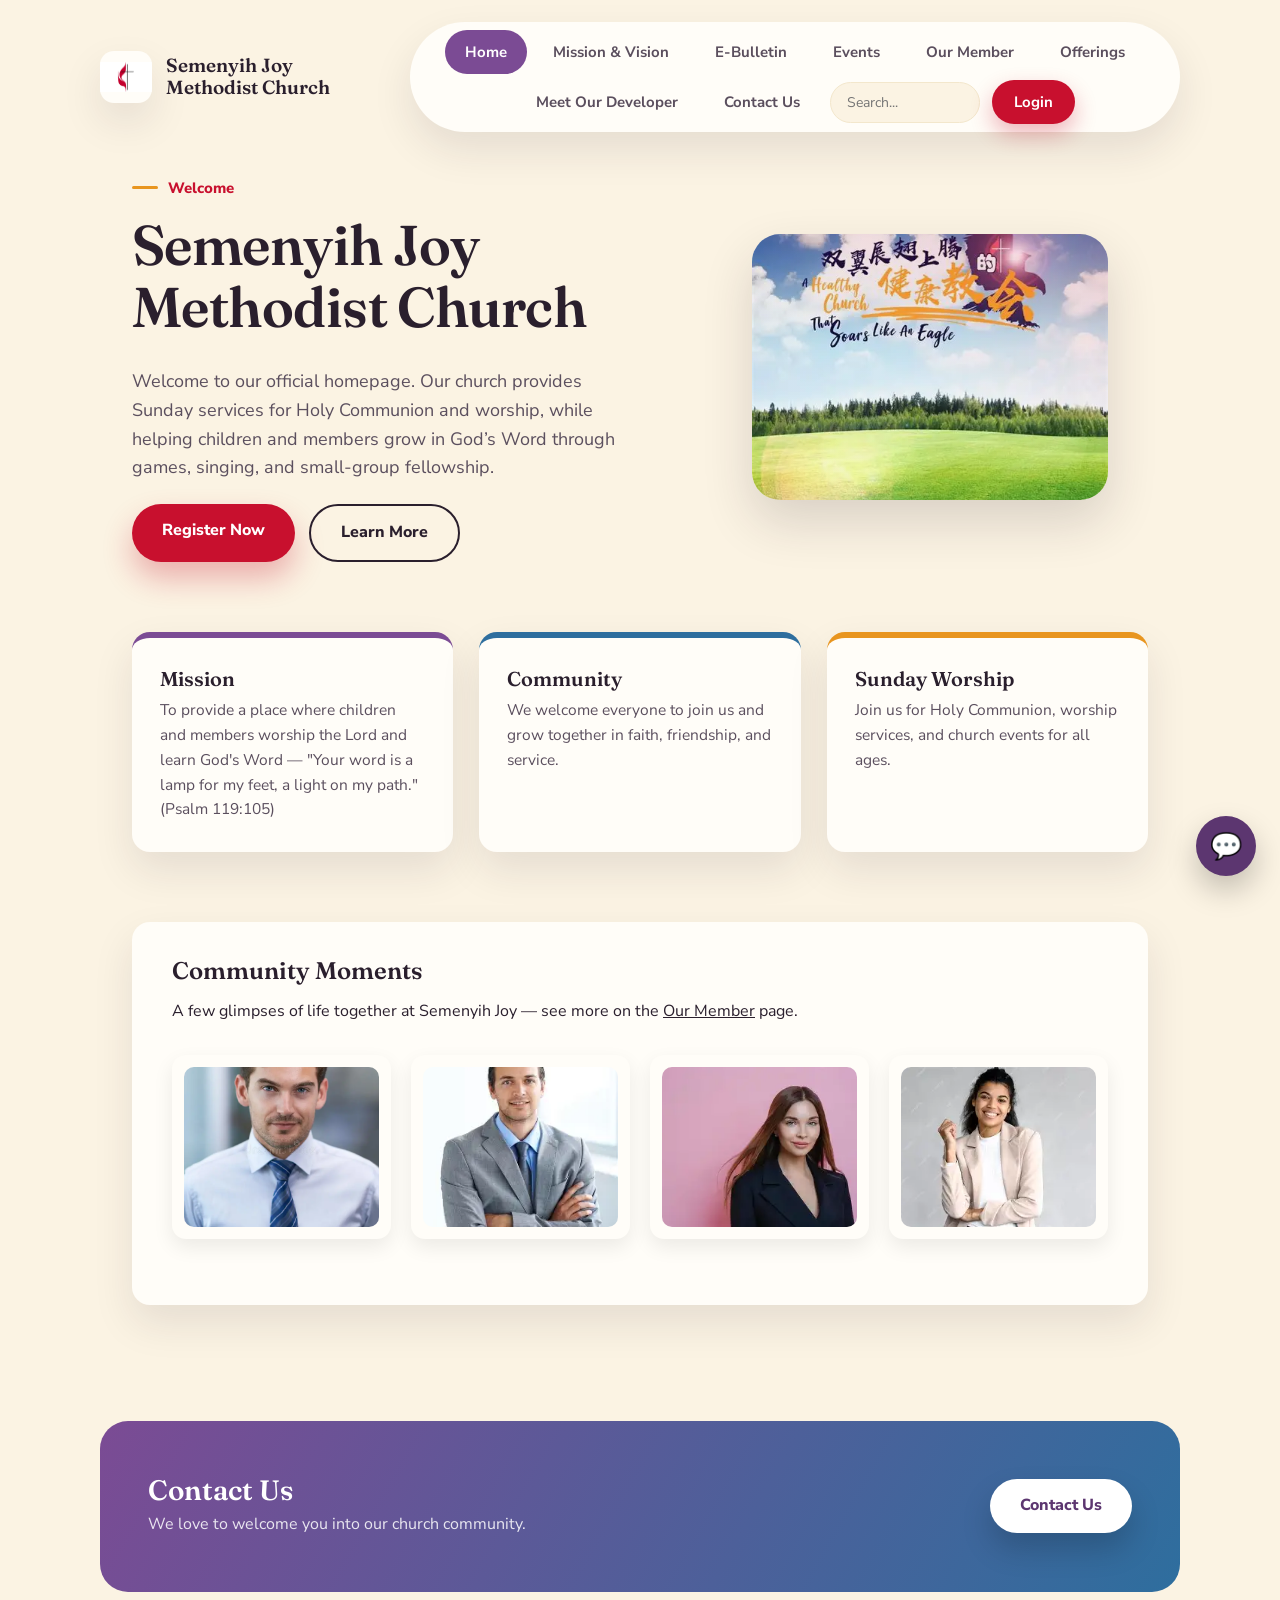
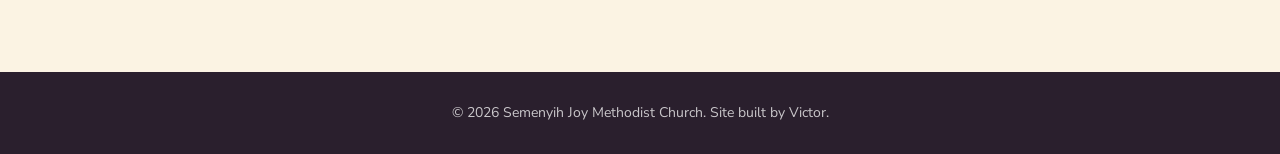
<file: index.html>
<!DOCTYPE html>
<html lang="en">
<head>
    <meta charset="UTF-8">
    <meta name="viewport" content="width=device-width, initial-scale=1.0">
    <title>Semenyih Joy Methodist Church</title>
    <link rel="stylesheet" href="css/stylesheet.css">
</head>
<body>

    <div class="topbar">
        <a href="index.html" class="brand">
            <img src="images/joyChapelSemenyih.jpg" alt="Church Logo">
            <span>Semenyih Joy Methodist Church</span>
        </a>
        <nav class="sitenav">
            <ul>
                <li><a href="index.html" class="active">Home</a></li>
                <li><a href="about-us.html">Mission &amp; Vision</a></li>
                <li><a href="bulletin.html">E-Bulletin</a></li>
                <li><a href="events.html">Events</a></li>
                <li><a href="member.html">Our Member</a></li>
                <li><a href="offerings.html">Offerings</a></li>
                <li><a href="developer.html">Meet Our Developer</a></li>
                <li><a href="contact.html">Contact Us</a></li>
                <li class="search-box"><input id="siteSearch" placeholder="Search..."></li>
            <li class="nav-account" id="nav-account-slot"><a href="login.html" class="nav-login-btn">Login</a></li>
</ul>
        </nav>
    </div>
    <script src="js/search.js"></script>
<script src="js/nav-auth.js"></script>
<script src="js/chatbot.js"></script>

    <main>

    <section class="hero">
        <div class="hero-copy">
            <div class="eyebrow-mark">Welcome</div>

            <h1>Semenyih Joy Methodist Church</h1>

            <p>
                Welcome to our official homepage. Our church provides Sunday services
                for Holy Communion and worship, while helping children and members
                grow in God’s Word through games, singing, and small-group fellowship.
            </p>

            <div class="hero-actions">
                <a href="registration.html" class="btn btn-primary">Register Now</a>
                <a href="about-us.html" class="btn btn-ghost">Learn More</a>
            </div>
        </div>

        <figure class="hero-figure">
            <img src="images/banner.jpg" alt="Church Banner">
        </figure>
    </section>

    <section class="intro-strip">
        <div class="intro-card">
            <h3>Mission</h3>
            <p>
                To provide a place where children and members worship the Lord
                and learn God's Word — "Your word is a lamp for my feet, a light on my path." (Psalm 119:105)
            </p>
        </div>

        <div class="intro-card">
            <h3>Community</h3>
            <p>
                We welcome everyone to join us and grow together in faith,
                friendship, and service.
            </p>
        </div>

        <div class="intro-card">
            <h3>Sunday Worship</h3>
            <p>
                Join us for Holy Communion, worship services, and church events
                for all ages.
            </p>
        </div>
    </section>

    <section class="page-main" style="padding-top:0;">
        <div class="content-block">
            <h2>Community Moments</h2>
            <p>A few glimpses of life together at Semenyih Joy — see more on the <a href="member.html">Our Member</a> page.</p>
            <div class="ajax-gallery">
                <div class="ajax-image-card"><img src="images/members/img1.jpg" alt="Church member moment"></div>
                <div class="ajax-image-card"><img src="images/members/img4.jpg" alt="Church member moment"></div>
                <div class="ajax-image-card"><img src="images/members/img7.jpg" alt="Church member moment"></div>
                <div class="ajax-image-card"><img src="images/members/img9.jpg" alt="Church member moment"></div>
            </div>
        </div>
    </section>

    <section class="cta-band">
        <div>
            <h3>Contact Us</h3>
            <p>We love to welcome you into our church community.</p>
        </div>

        <a href="contact.html" class="btn btn-primary">Contact Us</a>
    </section>

    </main>

    <footer class="site-footer">
        <p>&copy; <span id="year"></span> Semenyih Joy Methodist Church. Site built by Victor.</p>
    </footer>
    <script>document.getElementById("year").textContent = new Date().getFullYear();</script>

</body>
</html>
</file>
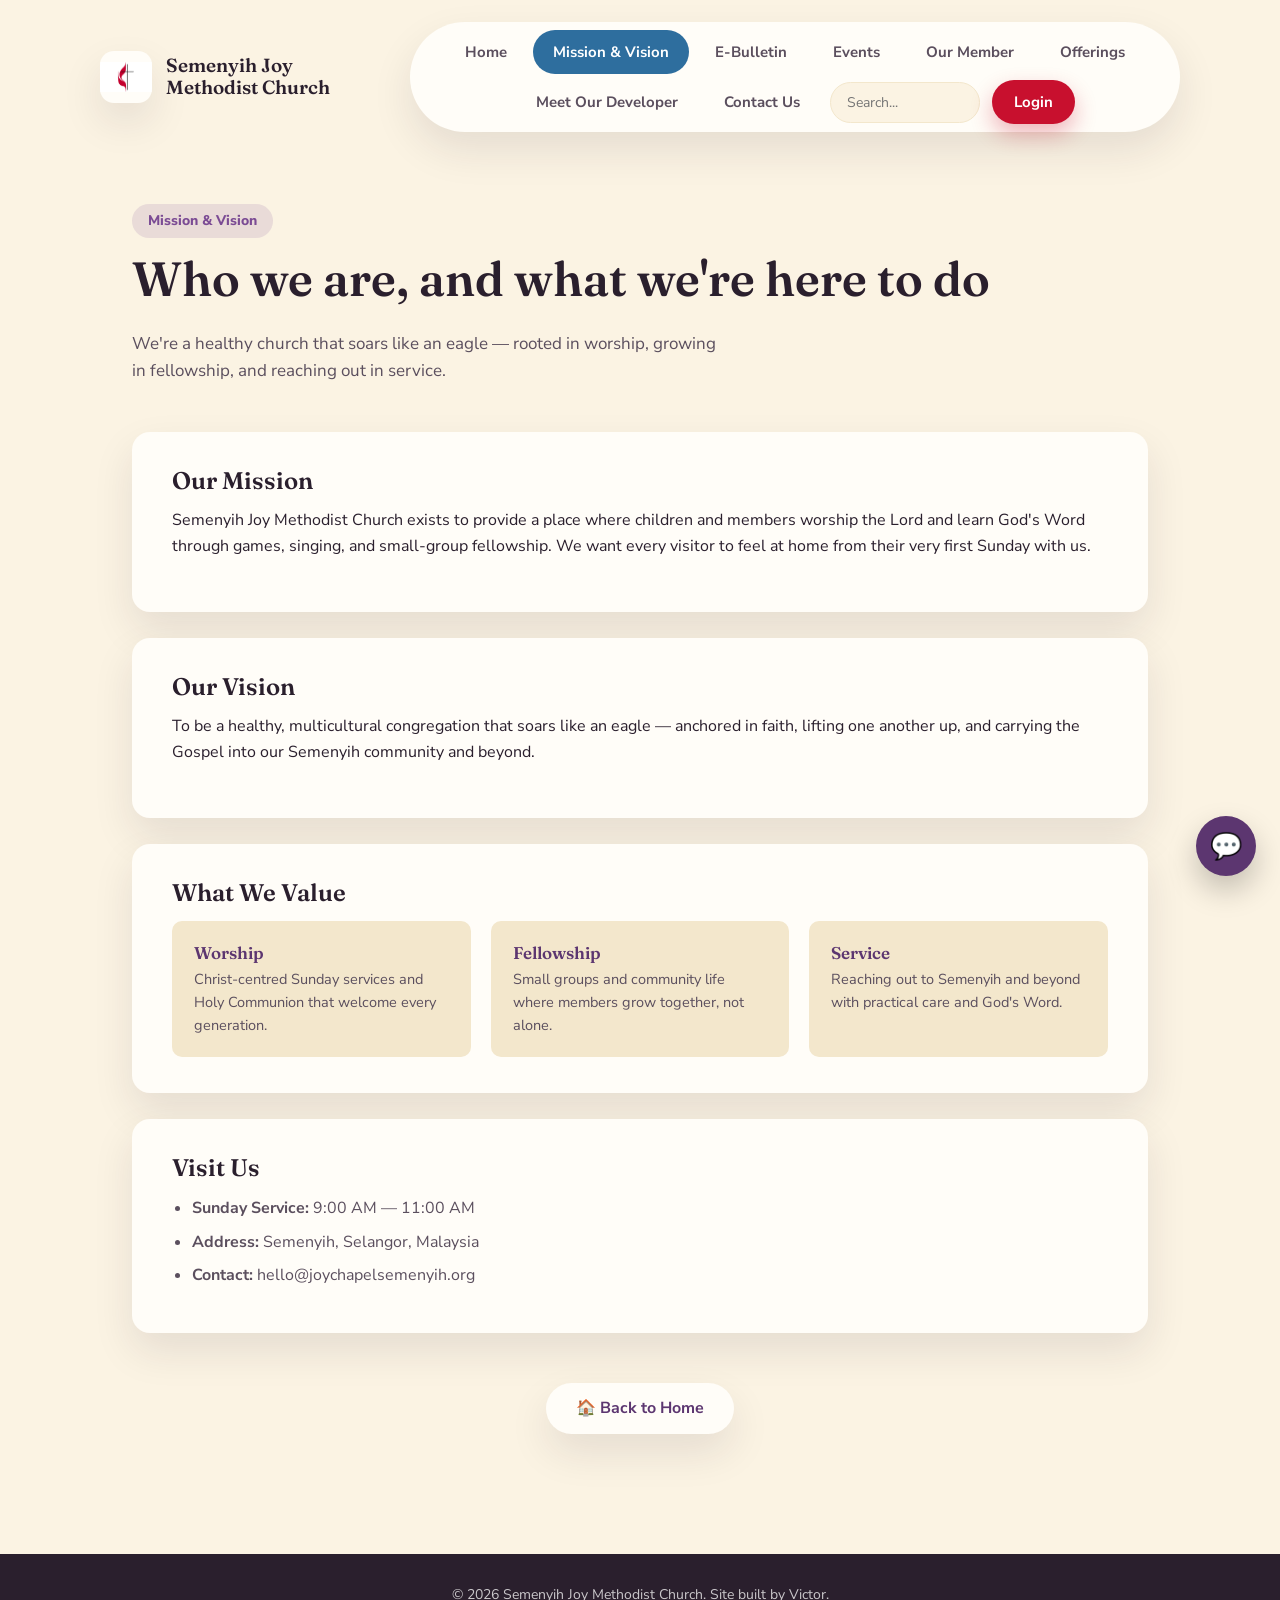
<file: about-us.html>
<!DOCTYPE html>
<html lang="en">
<head>
    <meta charset="UTF-8">
    <meta name="viewport" content="width=device-width, initial-scale=1.0">
    <title>Mission &amp; Vision — Semenyih Joy Methodist Church</title>
    <link rel="stylesheet" href="css/stylesheet.css">
</head>
<body>

<div class="topbar">
<a class="brand" href="index.html">
<img src="images/joyChapelSemenyih.jpg" alt="Church Logo">
<span>Semenyih Joy Methodist Church</span>
</a>
<nav class="sitenav">
<ul>
<li><a href="index.html">Home</a></li>
<li><a href="about-us.html" class="active">Mission &amp; Vision</a></li>
<li><a href="bulletin.html">E-Bulletin</a></li>
<li><a href="events.html">Events</a></li>
<li><a href="member.html">Our Member</a></li>
<li><a href="offerings.html">Offerings</a></li>
<li><a href="developer.html">Meet Our Developer</a></li>
<li><a href="contact.html">Contact Us</a></li>
<li class="search-box"><input id="siteSearch" placeholder="Search..."></li>
<li class="nav-account" id="nav-account-slot"><a href="login.html" class="nav-login-btn">Login</a></li>
</ul>
</nav>
</div>
<script src="js/search.js"></script>
<script src="js/nav-auth.js"></script>
<script src="js/chatbot.js"></script>

<main>
    <header class="page-header violet">
        <span class="kicker">Mission &amp; Vision</span>
        <h1>Who we are, and what we're here to do</h1>
        <p>We're a healthy church that soars like an eagle — rooted in worship, growing in fellowship, and reaching out in service.</p>
    </header>

    <div class="page-main">
        <div class="content-block">
            <h2>Our Mission</h2>
            <p>Semenyih Joy Methodist Church exists to provide a place where children and members worship the Lord and learn God's Word through games, singing, and small-group fellowship. We want every visitor to feel at home from their very first Sunday with us.</p>
        </div>

        <div class="content-block">
            <h2>Our Vision</h2>
            <p>To be a healthy, multicultural congregation that soars like an eagle — anchored in faith, lifting one another up, and carrying the Gospel into our Semenyih community and beyond.</p>
        </div>

        <div class="content-block">
            <h2>What We Value</h2>
            <div class="value-grid">
                <div class="value-card">
                    <h3>Worship</h3>
                    <p>Christ-centred Sunday services and Holy Communion that welcome every generation.</p>
                </div>
                <div class="value-card">
                    <h3>Fellowship</h3>
                    <p>Small groups and community life where members grow together, not alone.</p>
                </div>
                <div class="value-card">
                    <h3>Service</h3>
                    <p>Reaching out to Semenyih and beyond with practical care and God's Word.</p>
                </div>
            </div>
        </div>

        <div class="content-block">
            <h2>Visit Us</h2>
            <ul>
                <li><strong>Sunday Service:</strong> 9:00 AM &mdash; 11:00 AM</li>
                <li><strong>Address:</strong> Semenyih, Selangor, Malaysia</li>
                <li><strong>Contact:</strong> hello@joychapelsemenyih.org</li>
            </ul>
        </div>

        <div class="footer-home-btn">
            <a href="index.html">🏠 Back to Home</a>
        </div>
    </div>
</main>

<footer class="site-footer">
    <p>&copy; <span id="year"></span> Semenyih Joy Methodist Church. Site built by Victor.</p>
</footer>
<script>document.getElementById("year").textContent = new Date().getFullYear();</script>

</body>
</html>
</file>
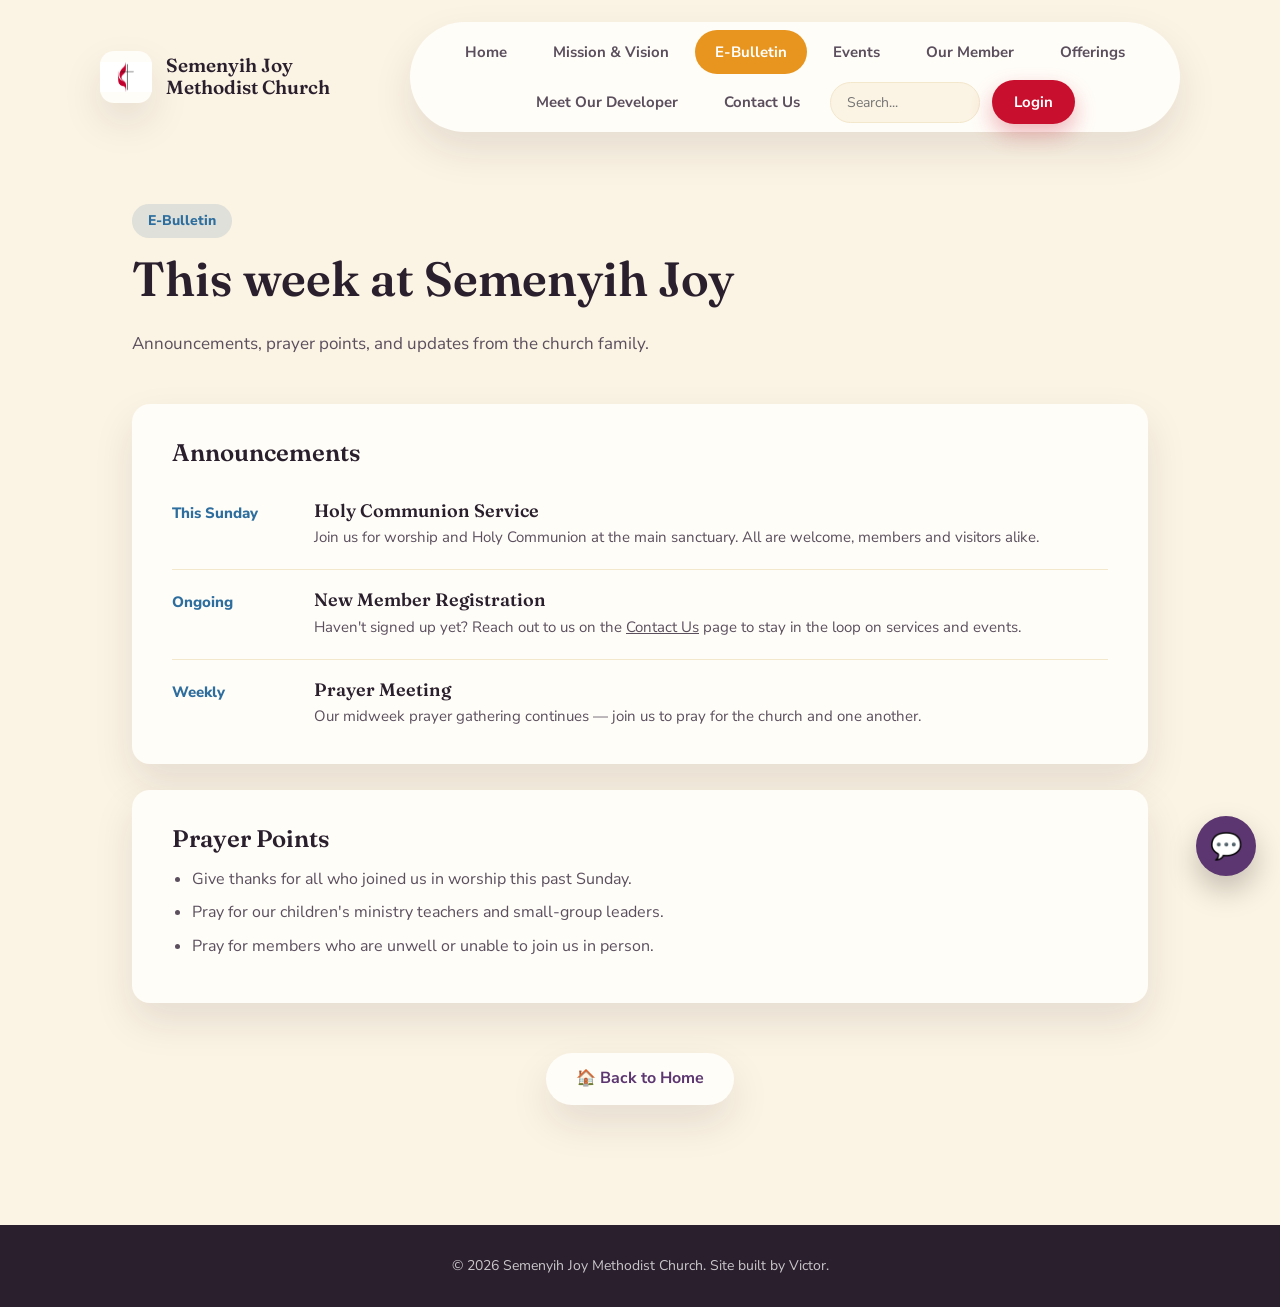
<file: bulletin.html>
<!DOCTYPE html>
<html lang="en">
<head>
    <meta charset="UTF-8">
    <meta name="viewport" content="width=device-width, initial-scale=1.0">
    <title>E-Bulletin — Semenyih Joy Methodist Church</title>
    <link rel="stylesheet" href="css/stylesheet.css">
</head>
<body>

<div class="topbar">
<a class="brand" href="index.html">
<img src="images/joyChapelSemenyih.jpg" alt="Church Logo">
<span>Semenyih Joy Methodist Church</span>
</a>
<nav class="sitenav">
<ul>
<li><a href="index.html">Home</a></li>
<li><a href="about-us.html">Mission &amp; Vision</a></li>
<li><a href="bulletin.html" class="active">E-Bulletin</a></li>
<li><a href="events.html">Events</a></li>
<li><a href="member.html">Our Member</a></li>
<li><a href="offerings.html">Offerings</a></li>
<li><a href="developer.html">Meet Our Developer</a></li>
<li><a href="contact.html">Contact Us</a></li>
<li class="search-box"><input id="siteSearch" placeholder="Search..."></li>
<li class="nav-account" id="nav-account-slot"><a href="login.html" class="nav-login-btn">Login</a></li>
</ul>
</nav>
</div>
<script src="js/search.js"></script>
<script src="js/nav-auth.js"></script>
<script src="js/chatbot.js"></script>

<main>
    <header class="page-header azure">
        <span class="kicker">E-Bulletin</span>
        <h1>This week at Semenyih Joy</h1>
        <p>Announcements, prayer points, and updates from the church family.</p>
    </header>

    <div class="page-main">
        <div class="content-block">
            <h2>Announcements</h2>

            <div class="bulletin-item">
                <span class="b-date">This Sunday</span>
                <div>
                    <h3>Holy Communion Service</h3>
                    <p>Join us for worship and Holy Communion at the main sanctuary. All are welcome, members and visitors alike.</p>
                </div>
            </div>

            <div class="bulletin-item">
                <span class="b-date">Ongoing</span>
                <div>
                    <h3>New Member Registration</h3>
                    <p>Haven't signed up yet? Reach out to us on the <a href="contact.html">Contact Us</a> page to stay in the loop on services and events.</p>
                </div>
            </div>

            <div class="bulletin-item">
                <span class="b-date">Weekly</span>
                <div>
                    <h3>Prayer Meeting</h3>
                    <p>Our midweek prayer gathering continues — join us to pray for the church and one another.</p>
                </div>
            </div>
        </div>

        <div class="content-block">
            <h2>Prayer Points</h2>
            <ul>
                <li>Give thanks for all who joined us in worship this past Sunday.</li>
                <li>Pray for our children's ministry teachers and small-group leaders.</li>
                <li>Pray for members who are unwell or unable to join us in person.</li>
            </ul>
        </div>

        <div class="footer-home-btn">
            <a href="index.html">🏠 Back to Home</a>
        </div>
    </div>
</main>

<footer class="site-footer">
    <p>&copy; <span id="year"></span> Semenyih Joy Methodist Church. Site built by Victor.</p>
</footer>
<script>document.getElementById("year").textContent = new Date().getFullYear();</script>

</body>
</html>
</file>
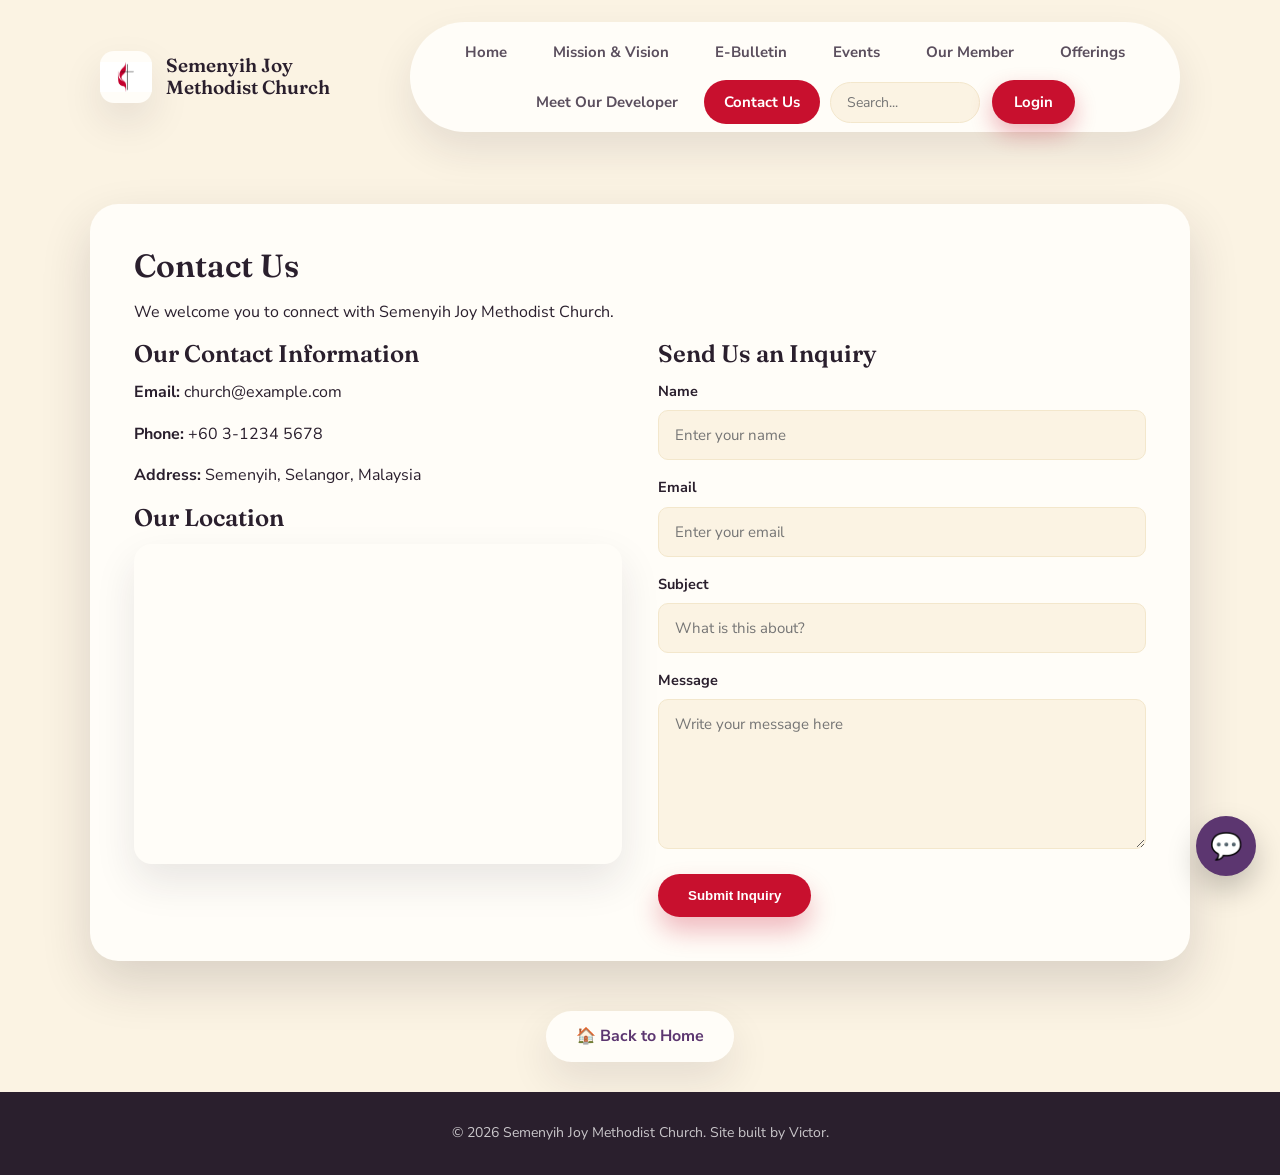
<file: contact.html>
<!DOCTYPE html>
<html lang="en">
<head>
<meta charset="UTF-8">
<meta name="viewport" content="width=device-width, initial-scale=1.0">
<title>Contact Us — Semenyih Joy Methodist Church</title>
<link rel="stylesheet" href="css/stylesheet.css">
</head>
<body>

<div class="topbar">
<a class="brand" href="index.html">
<img src="images/joyChapelSemenyih.jpg" alt="Church Logo">
<span>Semenyih Joy Methodist Church</span>
</a>
<nav class="sitenav">
<ul>
<li><a href="index.html">Home</a></li>
<li><a href="about-us.html">Mission &amp; Vision</a></li>
<li><a href="bulletin.html">E-Bulletin</a></li>
<li><a href="events.html">Events</a></li>
<li><a href="member.html">Our Member</a></li>
<li><a href="offerings.html">Offerings</a></li>
<li><a href="developer.html">Meet Our Developer</a></li>
<li><a href="contact.html" class="active">Contact Us</a></li>
<li class="search-box"><input id="siteSearch" placeholder="Search..."></li>
<li class="nav-account" id="nav-account-slot"><a href="login.html" class="nav-login-btn">Login</a></li>
</ul>
</nav>
</div>
<script src="js/search.js"></script>
<script src="js/nav-auth.js"></script>
<script src="js/chatbot.js"></script>

<main>
<div class="contact-container">
<h1>Contact Us</h1>
<p>We welcome you to connect with Semenyih Joy Methodist Church.</p>

<div id="success" class="success-message">
Thank you! Your message has been received.
</div>

<div class="contact-grid">

<div>
<h2>Our Contact Information</h2>
<p><strong>Email:</strong> church@example.com</p>
<p><strong>Phone:</strong> +60 3-1234 5678</p>
<p><strong>Address:</strong> Semenyih, Selangor, Malaysia</p>

<h2>Our Location</h2>
<iframe class="contact-map" loading="lazy"
src="https://maps.google.com/maps?q=Semenyih%20Joy%20Methodist%20Church&output=embed">
</iframe>
</div>

<div>
<h2>Send Us an Inquiry</h2>

<form class="contact-form" id="contactForm">
<label for="name">Name</label>
<input id="name" placeholder="Enter your name">

<label for="email">Email</label>
<input id="email" type="email" placeholder="Enter your email">

<label for="subject">Subject</label>
<input id="subject" placeholder="What is this about?">

<label for="message">Message</label>
<textarea id="message" rows="6" placeholder="Write your message here"></textarea>

<button type="submit">Submit Inquiry</button>
</form>

</div>

</div>
</div>

<div class="footer-home-btn">
<a href="index.html">🏠 Back to Home</a>
</div>
</main>

<footer class="site-footer">
    <p>&copy; <span id="year"></span> Semenyih Joy Methodist Church. Site built by Victor.</p>
</footer>

<script>
document.getElementById("year").textContent = new Date().getFullYear();

document.getElementById("contactForm").addEventListener("submit", function(e){
  e.preventDefault();

  let name = document.getElementById("name").value.trim();
  let email = document.getElementById("email").value.trim();
  let subject = document.getElementById("subject").value.trim();
  let message = document.getElementById("message").value.trim();

  if(!name || !email || !subject || !message){
    alert("Please fill in all fields.");
    return;
  }

  document.getElementById("success").style.display = "block";
  document.getElementById("success").scrollIntoView({behavior:"smooth", block:"center"});
  this.reset();
});
</script>

</body>
</html>
</file>
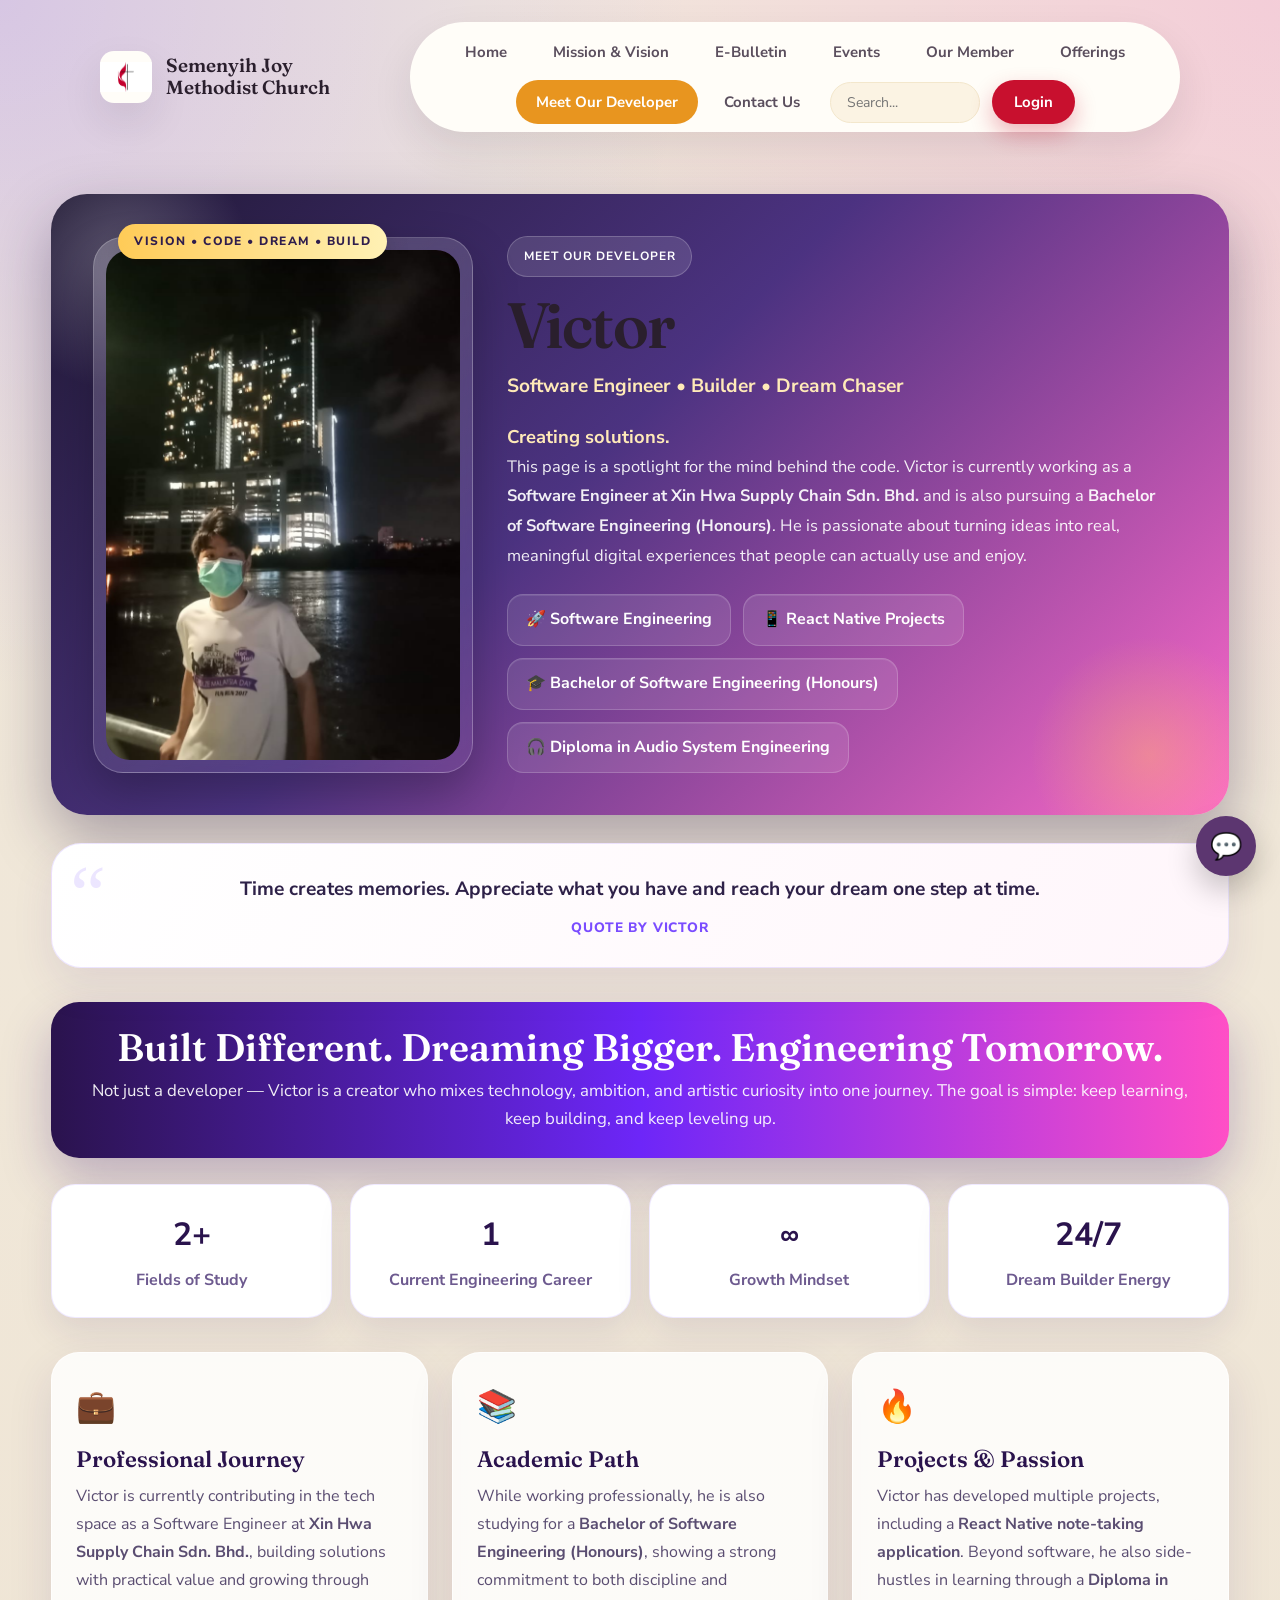
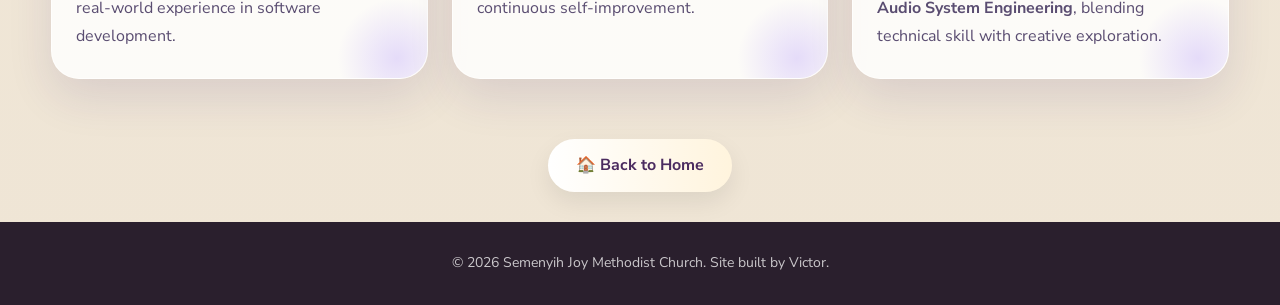
<file: developer.html>
<!DOCTYPE html>
<html lang="en">
<head>
    <meta charset="UTF-8">
    <meta name="viewport" content="width=device-width, initial-scale=1.0">
    <title>Meet Our Developer — Semenyih Joy Methodist Church</title>
    <link rel="stylesheet" href="css/stylesheet.css">
    <style>
        :root{
            --dev-deep:#18112d;
            --dev-purple:#7a4cff;
            --dev-pink:#ff4fc6;
            --dev-gold:#ffcb57;
            --dev-soft:#f6f0ff;
        }
        body.dev-page{
            background:
                radial-gradient(circle at top left, rgba(122,76,255,.22), transparent 30%),
                radial-gradient(circle at top right, rgba(255,79,198,.18), transparent 35%),
                linear-gradient(180deg, #f1e9dc 0%, #efe5d5 100%);
        }
        .dev-wrap{
            width:min(1180px, 92%);
            margin:0 auto;
        }
        .dev-hero{
            position:relative;
            overflow:hidden;
            margin:40px auto 28px;
            padding:42px;
            border-radius:36px;
            background:
                linear-gradient(135deg, rgba(24,17,45,.96), rgba(63,37,122,.93) 45%, rgba(255,79,198,.83));
            color:white;
            box-shadow:0 24px 60px rgba(33, 19, 66, .35);
            isolation:isolate;
        }
        .dev-hero::before{
            content:"";
            position:absolute;
            inset:-10% auto auto -5%;
            width:260px;
            height:260px;
            background:radial-gradient(circle, rgba(255,255,255,.25), transparent 70%);
            z-index:-1;
        }
        .dev-hero::after{
            content:"";
            position:absolute;
            right:-60px;
            bottom:-80px;
            width:280px;
            height:280px;
            border-radius:50%;
            background:radial-gradient(circle, rgba(255,203,87,.35), transparent 60%);
            z-index:-1;
        }
        .dev-grid{
            display:grid;
            grid-template-columns: 380px 1fr;
            gap:34px;
            align-items:center;
        }
        .dev-photo-card{
            position:relative;
            padding:12px;
            border-radius:30px;
            background:linear-gradient(145deg, rgba(255,255,255,.20), rgba(255,255,255,.04));
            border:1px solid rgba(255,255,255,.22);
            box-shadow:0 20px 45px rgba(0,0,0,.25);
            backdrop-filter: blur(8px);
        }
        .dev-photo-card::before{
            content:"VISION • CODE • DREAM • BUILD";
            position:absolute;
            top:-14px;
            left:24px;
            padding:8px 16px;
            border-radius:999px;
            background:linear-gradient(90deg, var(--dev-gold), #fff1b5);
            color:#2f1d4d;
            font-size:12px;
            font-weight:800;
            letter-spacing:.12em;
            box-shadow:0 10px 24px rgba(0,0,0,.18);
        }
        .dev-photo-card img{
            display:block;
            width:100%;
            height:510px;
            object-fit:cover;
            border-radius:24px;
        }
        .dev-intro .eyebrow{
            display:inline-block;
            padding:10px 16px;
            border-radius:999px;
            background:rgba(255,255,255,.12);
            border:1px solid rgba(255,255,255,.2);
            font-weight:700;
            letter-spacing:.08em;
            text-transform:uppercase;
            font-size:12px;
            margin-bottom:16px;
        }
        .dev-intro h1{
            margin:0 0 12px;
            font-size: clamp(2.7rem, 5vw, 4.6rem);
            line-height:1;
            letter-spacing:-.03em;
        }
        .dev-intro .subtitle{
            font-size:1.2rem;
            margin:0 0 18px;
            color:#ffeab8;
            font-weight:700;
        }
        .dev-intro p{
            font-size:1.03rem;
            line-height:1.8;
            color:rgba(255,255,255,.92);
            max-width:660px;
        }
        .dev-tags{
            display:flex;
            flex-wrap:wrap;
            gap:12px;
            margin:24px 0 0;
        }
        .dev-tags span{
            padding:12px 18px;
            border-radius:16px;
            background:rgba(255,255,255,.10);
            border:1px solid rgba(255,255,255,.18);
            font-weight:700;
            color:#fff;
            box-shadow:inset 0 1px 0 rgba(255,255,255,.1);
        }
        .quote-blast{
            margin:26px auto 34px;
            padding:28px 32px;
            border-radius:30px;
            background:linear-gradient(120deg, #fff, #fff6fb);
            border:1px solid rgba(122,76,255,.14);
            box-shadow:0 18px 40px rgba(76, 52, 133, .10);
            position:relative;
        }
        .quote-blast::before{
            content:"“";
            position:absolute;
            left:18px;
            top:-14px;
            font-size:5rem;
            color:rgba(122,76,255,.14);
            font-family:Georgia, serif;
        }
        .quote-blast p{
            margin:0;
            font-size:1.2rem;
            line-height:1.8;
            color:#2e2148;
            font-weight:700;
            text-align:center;
        }
        .quote-blast .credit{
            display:block;
            margin-top:10px;
            text-align:center;
            color:#7a4cff;
            font-weight:800;
            letter-spacing:.06em;
            text-transform:uppercase;
            font-size:.85rem;
        }
        .dev-showcase{
            display:grid;
            grid-template-columns: repeat(3, 1fr);
            gap:24px;
            margin:20px auto 18px;
        }
        .glass-card{
            position:relative;
            padding:28px 24px;
            border-radius:28px;
            overflow:hidden;
            background:rgba(255,255,255,.82);
            border:1px solid rgba(255,255,255,.7);
            box-shadow:0 18px 45px rgba(58, 33, 117, .12);
        }
        .glass-card::after{
            content:"";
            position:absolute;
            inset:auto -30px -40px auto;
            width:120px;
            height:120px;
            border-radius:50%;
            background:radial-gradient(circle, rgba(122,76,255,.18), transparent 70%);
        }
        .glass-card .icon{
            font-size:2rem;
            margin-bottom:14px;
        }
        .glass-card h3{
            margin:0 0 10px;
            color:#2a134d;
            font-size:1.4rem;
        }
        .glass-card p{
            margin:0;
            color:#5a4d71;
            line-height:1.75;
        }
        .crazy-banner{
            margin:32px auto 16px;
            padding:24px 28px;
            border-radius:28px;
            background:linear-gradient(90deg, #2a134d, #6d26f8, #ff4fc6);
            color:#fff;
            box-shadow:0 22px 50px rgba(56, 24, 120, .28);
            text-align:center;
        }
        .crazy-banner h2{color:white !important;

            margin:0 0 8px;
            font-size: clamp(1.8rem, 3vw, 2.5rem);
        }
        .crazy-banner p{
            margin:0;
            font-size:1.05rem;
            line-height:1.7;
            color:rgba(255,255,255,.92);
        }
        .dev-stats{
            display:grid;
            grid-template-columns: repeat(4, 1fr);
            gap:18px;
            margin:26px auto 34px;
        }
        .stat{
            background:#fff;
            border-radius:24px;
            padding:24px 18px;
            text-align:center;
            box-shadow:0 14px 34px rgba(48, 27, 96, .10);
            border:1px solid rgba(122,76,255,.12);
        }
        .stat strong{
            display:block;
            font-size:2rem;
            color:#2a134d;
            margin-bottom:8px;
        }
        .stat span{
            color:#6d5a8f;
            font-weight:700;
        }
        .footer-home-btn{
            width:100%;
            text-align:center;
            margin:60px 0 30px;
        }
        .footer-home-btn a{
            display:inline-block;
            padding:14px 28px;
            border-radius:999px;
            background:linear-gradient(90deg, #fff, #fff4dd);
            text-decoration:none;
            color:#4b2b5f;
            box-shadow:0 10px 24px rgba(0,0,0,.08);
            font-weight:700;
        }
        @media (max-width: 980px){
            .dev-grid{ grid-template-columns:1fr; }
            .dev-photo-card img{ height:420px; }
            .dev-showcase{ grid-template-columns:1fr; }
            .dev-stats{ grid-template-columns:repeat(2, 1fr); }
        }
        @media (max-width: 640px){
            .dev-hero{ padding:24px; border-radius:24px; }
            .dev-photo-card img{ height:380px; }
            .dev-stats{ grid-template-columns:1fr; }
            .quote-blast p{ font-size:1.05rem; }
        }
    
.developer-typing {
    margin-top: 12px;
    font-size: 1.15rem;
    color: #ffeab8;
    font-weight: 700;
    min-height: 30px;
}
</style>

</head>
<body class="dev-page">

<div class="topbar">
<a class="brand" href="index.html">
<img src="images/joyChapelSemenyih.jpg" alt="Church Logo">
<span>Semenyih Joy Methodist Church</span>
</a>
<nav class="sitenav">
<ul>
<li><a href="index.html">Home</a></li>
<li><a href="about-us.html">Mission &amp; Vision</a></li>
<li><a href="bulletin.html">E-Bulletin</a></li>
<li><a href="events.html">Events</a></li>
<li><a href="member.html">Our Member</a></li>
<li><a href="offerings.html">Offerings</a></li>
<li><a href="developer.html" class="active">Meet Our Developer</a></li>
<li><a href="contact.html">Contact Us</a></li>
<li class="search-box"><input id="siteSearch" placeholder="Search..."></li>
<li class="nav-account" id="nav-account-slot"><a href="login.html" class="nav-login-btn">Login</a></li>
</ul>
</nav>
</div>
<script src="js/search.js"></script>
<script src="js/nav-auth.js"></script>
<script src="js/chatbot.js"></script>

<main class="dev-wrap">
    <section class="dev-hero">
        <div class="dev-grid">
            <div class="dev-photo-card">
                <img src="images/developer-victor.jpg" alt="Photo of Victor">
            </div>
            <div class="dev-intro">
                <span class="eyebrow">Meet Our Developer</span>
                <h1>Victor</h1>
                <p class="subtitle">Software Engineer • Builder • Dream Chaser</p><div class="developer-typing" id="developer-typing"></div>
                <p>
                    This page is a spotlight for the mind behind the code. Victor is currently working as a
                    <strong>Software Engineer at Xin Hwa Supply Chain Sdn. Bhd.</strong> and is also pursuing a
                    <strong>Bachelor of Software Engineering (Honours)</strong>. He is passionate about turning ideas
                    into real, meaningful digital experiences that people can actually use and enjoy.
                </p>
                <div class="dev-tags">
                    <span>🚀 Software Engineering</span>
                    <span>📱 React Native Projects</span>
                    <span>🎓 Bachelor of Software Engineering (Honours)</span>
                    <span>🎧 Diploma in Audio System Engineering</span>
                </div>
            </div>
        </div>
    </section>

    <section class="quote-blast">
        <p>
            Time creates memories. Appreciate what you have and reach your dream one step at time.
        </p>
        <span class="credit">Quote by Victor</span>
    </section>

    <section class="crazy-banner">
        <h2>Built Different. Dreaming Bigger. Engineering Tomorrow.</h2>
        <p>
            Not just a developer — Victor is a creator who mixes technology, ambition, and artistic curiosity into
            one journey. The goal is simple: keep learning, keep building, and keep leveling up.
        </p>
    </section>

    <section class="dev-stats">
        <div class="stat">
            <strong>2+</strong>
            <span>Fields of Study</span>
        </div>
        <div class="stat">
            <strong>1</strong>
            <span>Current Engineering Career</span>
        </div>
        <div class="stat">
            <strong>∞</strong>
            <span>Growth Mindset</span>
        </div>
        <div class="stat">
            <strong>24/7</strong>
            <span>Dream Builder Energy</span>
        </div>
    </section>

    <section class="dev-showcase">
        <article class="glass-card">
            <div class="icon">💼</div>
            <h3>Professional Journey</h3>
            <p>
                Victor is currently contributing in the tech space as a Software Engineer at
                <strong>Xin Hwa Supply Chain Sdn. Bhd.</strong>, building solutions with practical value and growing
                through real-world experience in software development.
            </p>
        </article>

        <article class="glass-card">
            <div class="icon">📚</div>
            <h3>Academic Path</h3>
            <p>
                While working professionally, he is also studying for a
                <strong>Bachelor of Software Engineering (Honours)</strong>, showing a strong commitment to both
                discipline and continuous self-improvement.
            </p>
        </article>

        <article class="glass-card">
            <div class="icon">🔥</div>
            <h3>Projects & Passion</h3>
            <p>
                Victor has developed multiple projects, including a
                <strong>React Native note-taking application</strong>. Beyond software, he also side-hustles in
                learning through a <strong>Diploma in Audio System Engineering</strong>, blending technical skill with
                creative exploration.
            </p>
        </article>
    </section>

    <footer class="footer-home-btn">
        <a href="index.html">🏠 Back to Home</a>
    </footer>
</main>

<footer class="site-footer">
    <p>&copy; <span id="year"></span> Semenyih Joy Methodist Church. Site built by Victor.</p>
</footer>
<script>document.getElementById("year").textContent = new Date().getFullYear();</script>


<script>
const words = [
"Creating solutions.",
"Building applications.",
"Engineering tomorrow.",
"Turning ideas into reality."
];

let i = 0;
let j = 0;
let current = "";

function typeDeveloperText(){
    const box = document.getElementById("developer-typing");
    if(!box) return;

    if(j < words[i].length){
        current += words[i][j];
        box.textContent = current;
        j++;
        setTimeout(typeDeveloperText, 80);
    } else {
        setTimeout(()=>{
            current="";
            j=0;
            i=(i+1)%words.length;
            typeDeveloperText();
        },1200);
    }
}
typeDeveloperText();
</script>

</body>

</html>
</file>
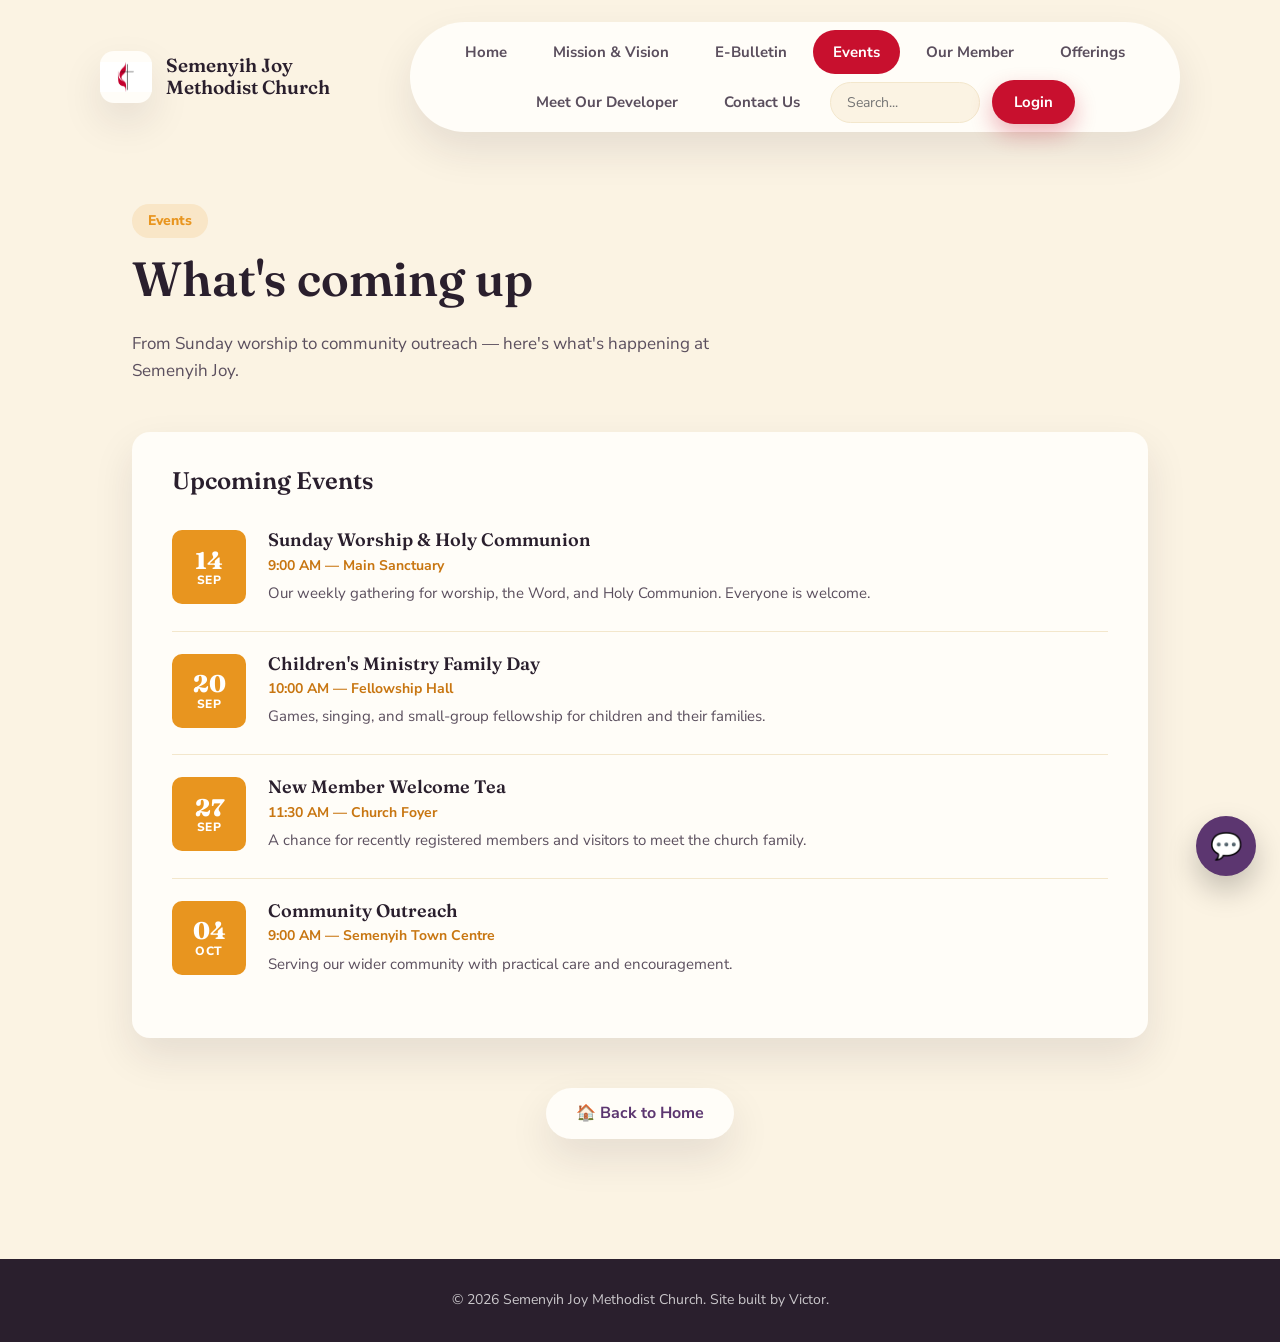
<file: events.html>
<!DOCTYPE html>
<html lang="en">
<head>
    <meta charset="UTF-8">
    <meta name="viewport" content="width=device-width, initial-scale=1.0">
    <title>Events — Semenyih Joy Methodist Church</title>
    <link rel="stylesheet" href="css/stylesheet.css">
</head>
<body>

<div class="topbar">
<a class="brand" href="index.html">
<img src="images/joyChapelSemenyih.jpg" alt="Church Logo">
<span>Semenyih Joy Methodist Church</span>
</a>
<nav class="sitenav">
<ul>
<li><a href="index.html">Home</a></li>
<li><a href="about-us.html">Mission &amp; Vision</a></li>
<li><a href="bulletin.html">E-Bulletin</a></li>
<li><a href="events.html" class="active">Events</a></li>
<li><a href="member.html">Our Member</a></li>
<li><a href="offerings.html">Offerings</a></li>
<li><a href="developer.html">Meet Our Developer</a></li>
<li><a href="contact.html">Contact Us</a></li>
<li class="search-box"><input id="siteSearch" placeholder="Search..."></li>
<li class="nav-account" id="nav-account-slot"><a href="login.html" class="nav-login-btn">Login</a></li>
</ul>
</nav>
</div>
<script src="js/search.js"></script>
<script src="js/nav-auth.js"></script>
<script src="js/chatbot.js"></script>

<main>
    <header class="page-header marigold">
        <span class="kicker">Events</span>
        <h1>What's coming up</h1>
        <p>From Sunday worship to community outreach — here's what's happening at Semenyih Joy.</p>
    </header>

    <div class="page-main">
        <div class="content-block">
            <h2>Upcoming Events</h2>

            <div class="event-card">
                <div class="event-date"><span class="d-num">14</span><span class="d-mon">SEP</span></div>
                <div class="event-body">
                    <h3>Sunday Worship &amp; Holy Communion</h3>
                    <p class="e-time">9:00 AM &mdash; Main Sanctuary</p>
                    <p>Our weekly gathering for worship, the Word, and Holy Communion. Everyone is welcome.</p>
                </div>
            </div>

            <div class="event-card">
                <div class="event-date"><span class="d-num">20</span><span class="d-mon">SEP</span></div>
                <div class="event-body">
                    <h3>Children's Ministry Family Day</h3>
                    <p class="e-time">10:00 AM &mdash; Fellowship Hall</p>
                    <p>Games, singing, and small-group fellowship for children and their families.</p>
                </div>
            </div>

            <div class="event-card">
                <div class="event-date"><span class="d-num">27</span><span class="d-mon">SEP</span></div>
                <div class="event-body">
                    <h3>New Member Welcome Tea</h3>
                    <p class="e-time">11:30 AM &mdash; Church Foyer</p>
                    <p>A chance for recently registered members and visitors to meet the church family.</p>
                </div>
            </div>

            <div class="event-card">
                <div class="event-date"><span class="d-num">04</span><span class="d-mon">OCT</span></div>
                <div class="event-body">
                    <h3>Community Outreach</h3>
                    <p class="e-time">9:00 AM &mdash; Semenyih Town Centre</p>
                    <p>Serving our wider community with practical care and encouragement.</p>
                </div>
            </div>
        </div>

        <div class="footer-home-btn">
            <a href="index.html">🏠 Back to Home</a>
        </div>
    </div>
</main>

<footer class="site-footer">
    <p>&copy; <span id="year"></span> Semenyih Joy Methodist Church. Site built by Victor.</p>
</footer>
<script>document.getElementById("year").textContent = new Date().getFullYear();</script>

</body>
</html>
</file>
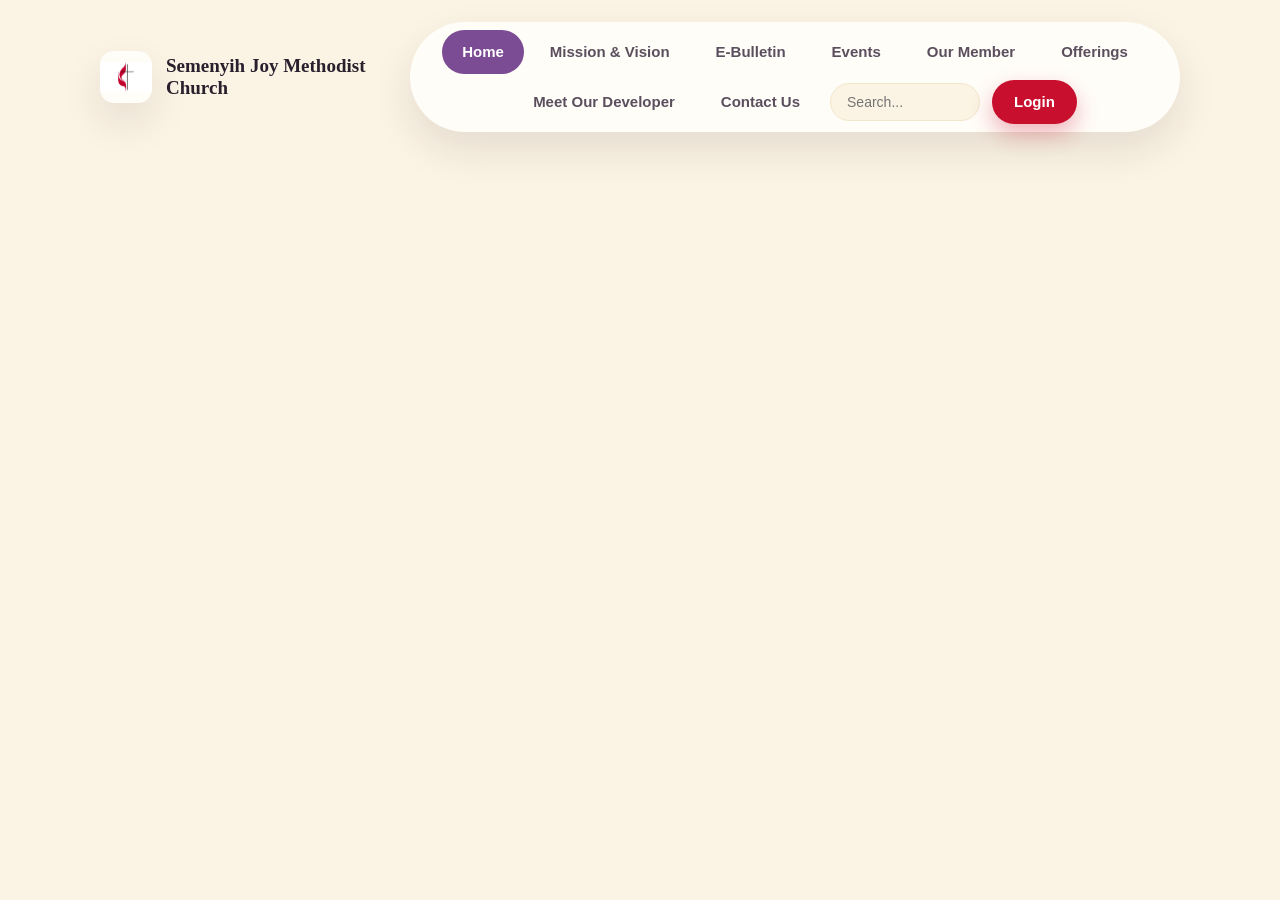
<file: homepage.html>
<!DOCTYPE html>
<html lang="en">
<head>
<meta charset="UTF-8">
<title>Semenyih Joy Methodist Church</title>
<meta http-equiv="refresh" content="0; url=index.html">
<link rel="canonical" href="index.html">
</head>
<body>
<!-- index.html is the site's homepage. This file exists only so a direct
     visit to homepage.html doesn't hit a blank page. Uses a meta-refresh
     instead of a PHP redirect so it works on any static host. -->
<p>Redirecting to <a href="index.html">the homepage</a>…</p>
</body>
</html>
</file>
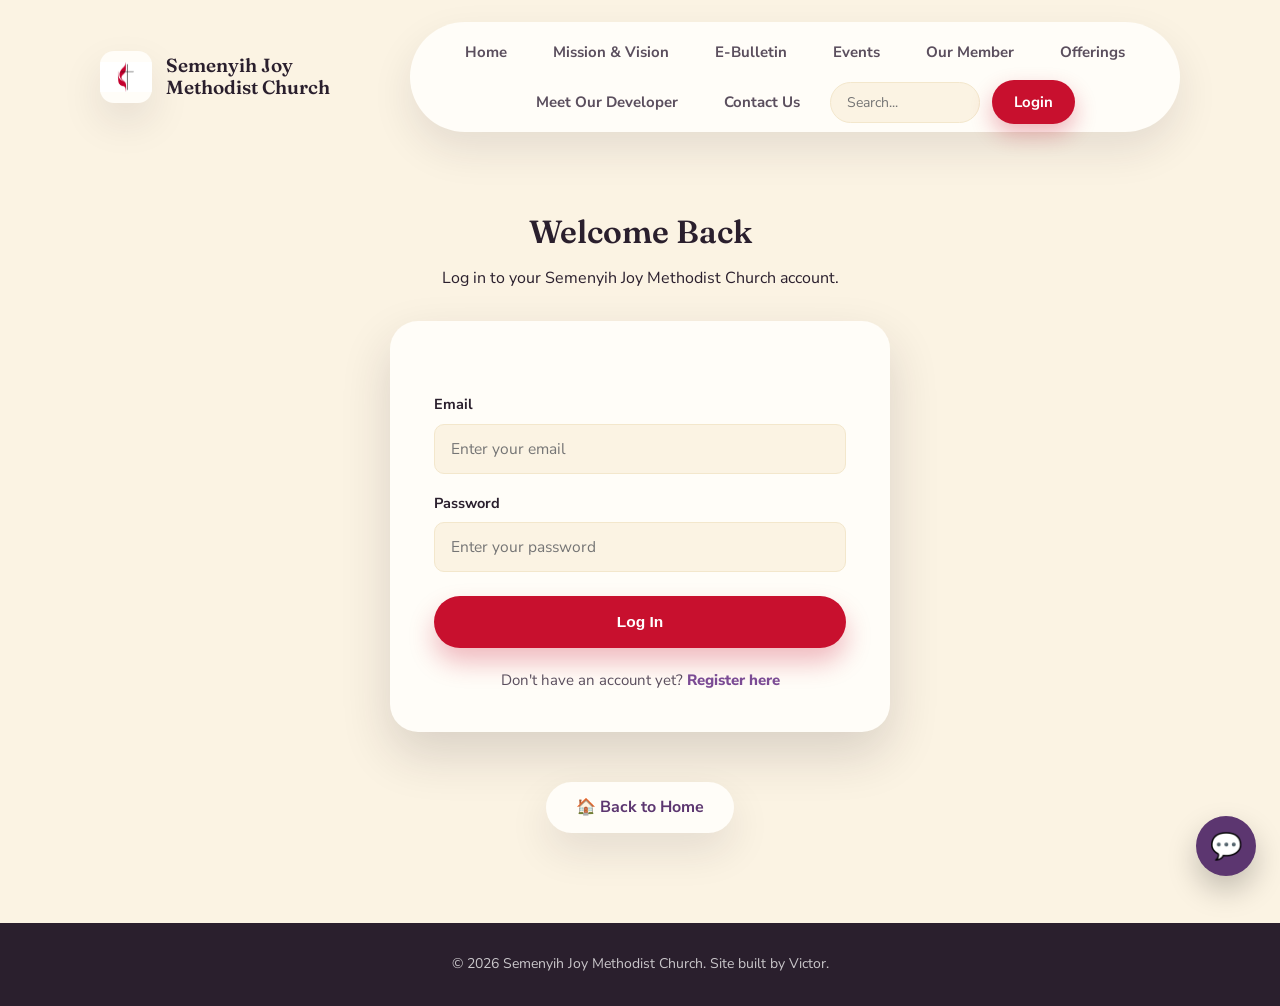
<file: login.html>
<!DOCTYPE html>
<html lang="en">
<head>
    <meta charset="UTF-8">
    <meta name="viewport" content="width=device-width, initial-scale=1.0">
    <title>Login — Semenyih Joy Methodist Church</title>
    <link rel="stylesheet" href="css/stylesheet.css">
</head>
<body>

<div class="topbar">
<a class="brand" href="index.html">
<img src="images/joyChapelSemenyih.jpg" alt="Church Logo">
<span>Semenyih Joy Methodist Church</span>
</a>
<nav class="sitenav">
<ul>
<li><a href="index.html">Home</a></li>
<li><a href="about-us.html">Mission &amp; Vision</a></li>
<li><a href="bulletin.html">E-Bulletin</a></li>
<li><a href="events.html">Events</a></li>
<li><a href="member.html">Our Member</a></li>
<li><a href="offerings.html">Offerings</a></li>
<li><a href="developer.html">Meet Our Developer</a></li>
<li><a href="contact.html">Contact Us</a></li>
<li class="search-box"><input id="siteSearch" placeholder="Search..."></li>
<li class="nav-account" id="nav-account-slot"><a href="login.html" class="nav-login-btn active">Login</a></li>
</ul>
</nav>
</div>
<script src="js/search.js"></script>
<script src="js/nav-auth.js"></script>
<script src="js/chatbot.js"></script>

<main>
    <div class="login-wrapper">
        <h1>Welcome Back</h1>
        <p>Log in to your Semenyih Joy Methodist Church account.</p>

        <div class="login-card">
            <div id="login-error" class="error-msg" style="margin-bottom:10px;"></div>

            <form id="loginForm" novalidate>
                <div class="field">
                    <label for="email">Email</label>
                    <input type="email" id="email" name="email" placeholder="Enter your email" required>
                </div>

                <div class="field">
                    <label for="password">Password</label>
                    <input type="password" id="password" name="password" placeholder="Enter your password" required>
                </div>

                <button type="submit" id="loginBtn">Log In</button>
            </form>

            <p>Don't have an account yet? <a href="registration.html">Register here</a></p>
        </div>

        <div class="footer-home-btn">
            <a href="index.html">🏠 Back to Home</a>
        </div>
    </div>
</main>

<footer class="site-footer">
    <p>&copy; <span id="year"></span> Semenyih Joy Methodist Church. Site built by Victor.</p>
</footer>
<script>document.getElementById("year").textContent = new Date().getFullYear();</script>

<script>
document.getElementById("loginForm").addEventListener("submit", function(e){
  e.preventDefault();

  const errorBox = document.getElementById("login-error");
  const btn = document.getElementById("loginBtn");
  errorBox.textContent = "";

  const email = document.getElementById("email").value.trim();
  const password = document.getElementById("password").value;

  if (!email || !password) {
    errorBox.textContent = "Please enter both your email and password.";
    return;
  }

  btn.disabled = true;
  btn.textContent = "Logging in…";

  fetch("login.php", {
    method: "POST",
    credentials: "same-origin",
    headers: { "Content-Type": "application/json" },
    body: JSON.stringify({ email, password })
  })
  .then(async (r) => {
    let data;
    try { data = await r.json(); } catch { data = null; }
    if (!r.ok || !data || !data.success) {
      throw new Error((data && data.message) || "We couldn't sign you in with that email/password.");
    }
    window.location.href = "index.html";
  })
  .catch((err) => {
    errorBox.textContent = err.message.includes("Failed to fetch")
      ? "Couldn't reach the server. This page needs to be running on a PHP + MySQL server (see README)."
      : err.message;
    btn.disabled = false;
    btn.textContent = "Log In";
  });
});
</script>

</body>
</html>
</file>
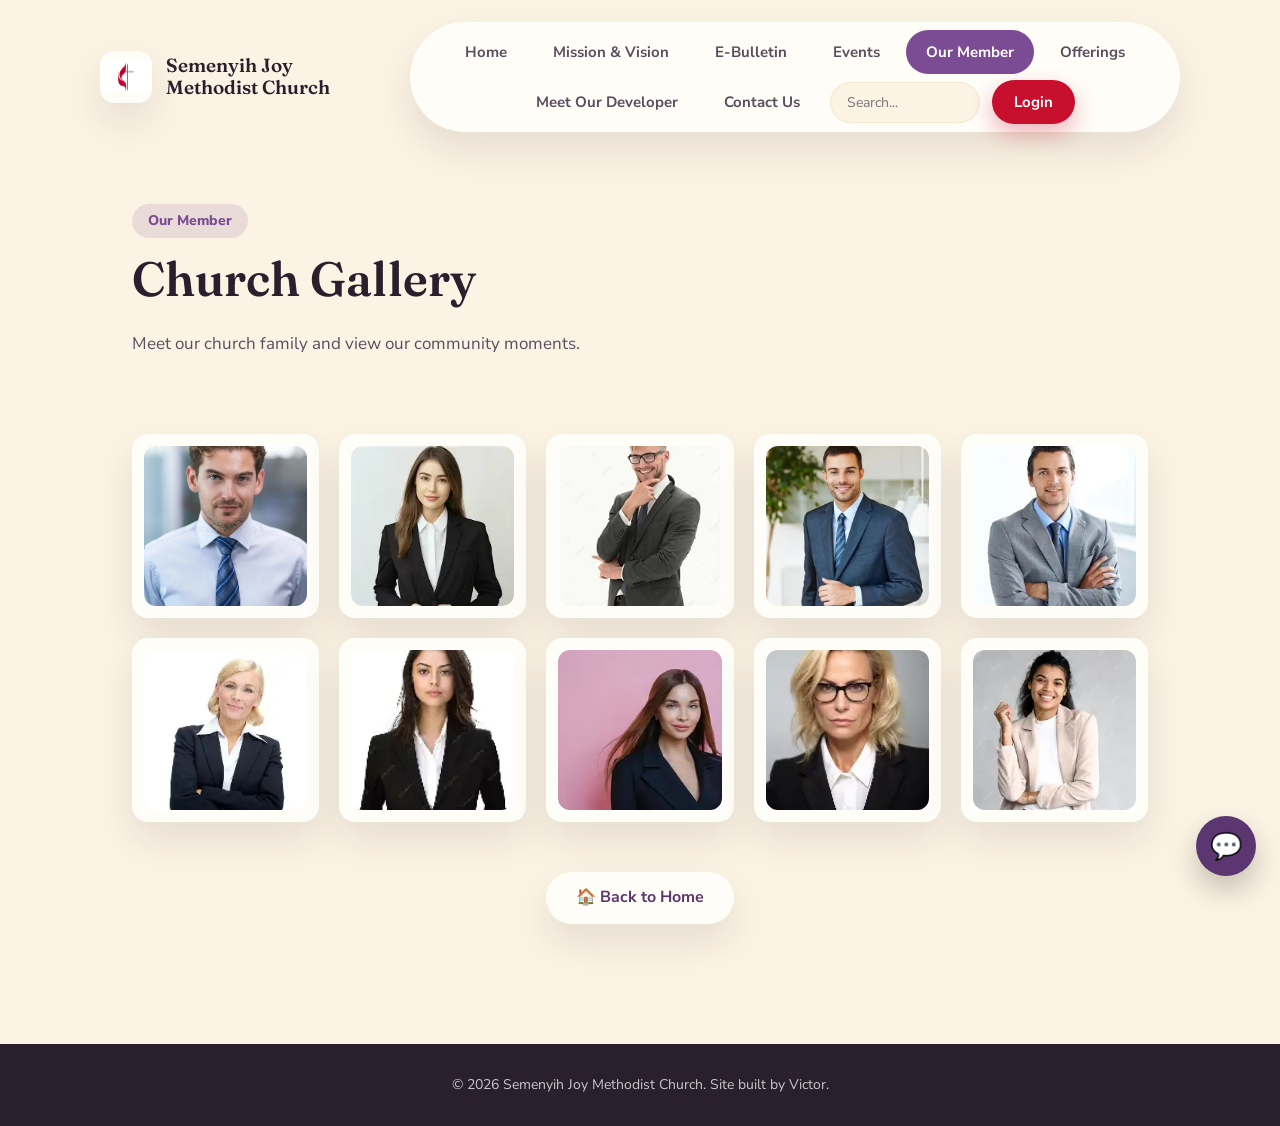
<file: member.html>
<!DOCTYPE html>
<html lang="en">
<head>
    <meta charset="UTF-8">
    <meta name="viewport" content="width=device-width, initial-scale=1.0">
    <title>Our Member — Semenyih Joy Methodist Church</title>
    <link rel="stylesheet" href="css/stylesheet.css">
    <style>
        .member-gallery {
            display: grid;
            grid-template-columns: repeat(auto-fit, minmax(160px, 1fr));
            gap: 20px;
            margin-top: 30px;
        }
        .member-card {
            background: var(--paper);
            padding: 12px;
            border-radius: 16px;
            box-shadow: var(--shadow-soft);
        }
        .member-card img {
            width: 100%;
            height: 160px;
            object-fit: cover;
            border-radius: 12px;
        }
    </style>
</head>
<body>

<div class="topbar">
<a class="brand" href="index.html">
<img src="images/joyChapelSemenyih.jpg" alt="Church Logo">
<span>Semenyih Joy Methodist Church</span>
</a>
<nav class="sitenav">
<ul>
<li><a href="index.html">Home</a></li>
<li><a href="about-us.html">Mission &amp; Vision</a></li>
<li><a href="bulletin.html">E-Bulletin</a></li>
<li><a href="events.html">Events</a></li>
<li><a href="member.html" class="active">Our Member</a></li>
<li><a href="offerings.html">Offerings</a></li>
<li><a href="developer.html">Meet Our Developer</a></li>
<li><a href="contact.html">Contact Us</a></li>
<li class="search-box"><input id="siteSearch" placeholder="Search..."></li>
<li class="nav-account" id="nav-account-slot"><a href="login.html" class="nav-login-btn">Login</a></li>
</ul>
</nav>
</div>
<script src="js/search.js"></script>
<script src="js/nav-auth.js"></script>
<script src="js/chatbot.js"></script>

<main>
<header class="page-header violet">
    <span class="kicker">Our Member</span>
    <h1>Church Gallery</h1>
    <p>Meet our church family and view our community moments.</p>
</header>

<div class="page-main">
    <div id="member-gallery" class="member-gallery"></div>

    <div class="footer-home-btn">
        <a href="index.html">🏠 Back to Home</a>
    </div>
</div>
</main>

<script src="js/member-gallery.js"></script>

<footer class="site-footer">
    <p>&copy; <span id="year"></span> Semenyih Joy Methodist Church. Site built by Victor.</p>
</footer>
<script>document.getElementById("year").textContent = new Date().getFullYear();</script>

</body>
</html>
</file>
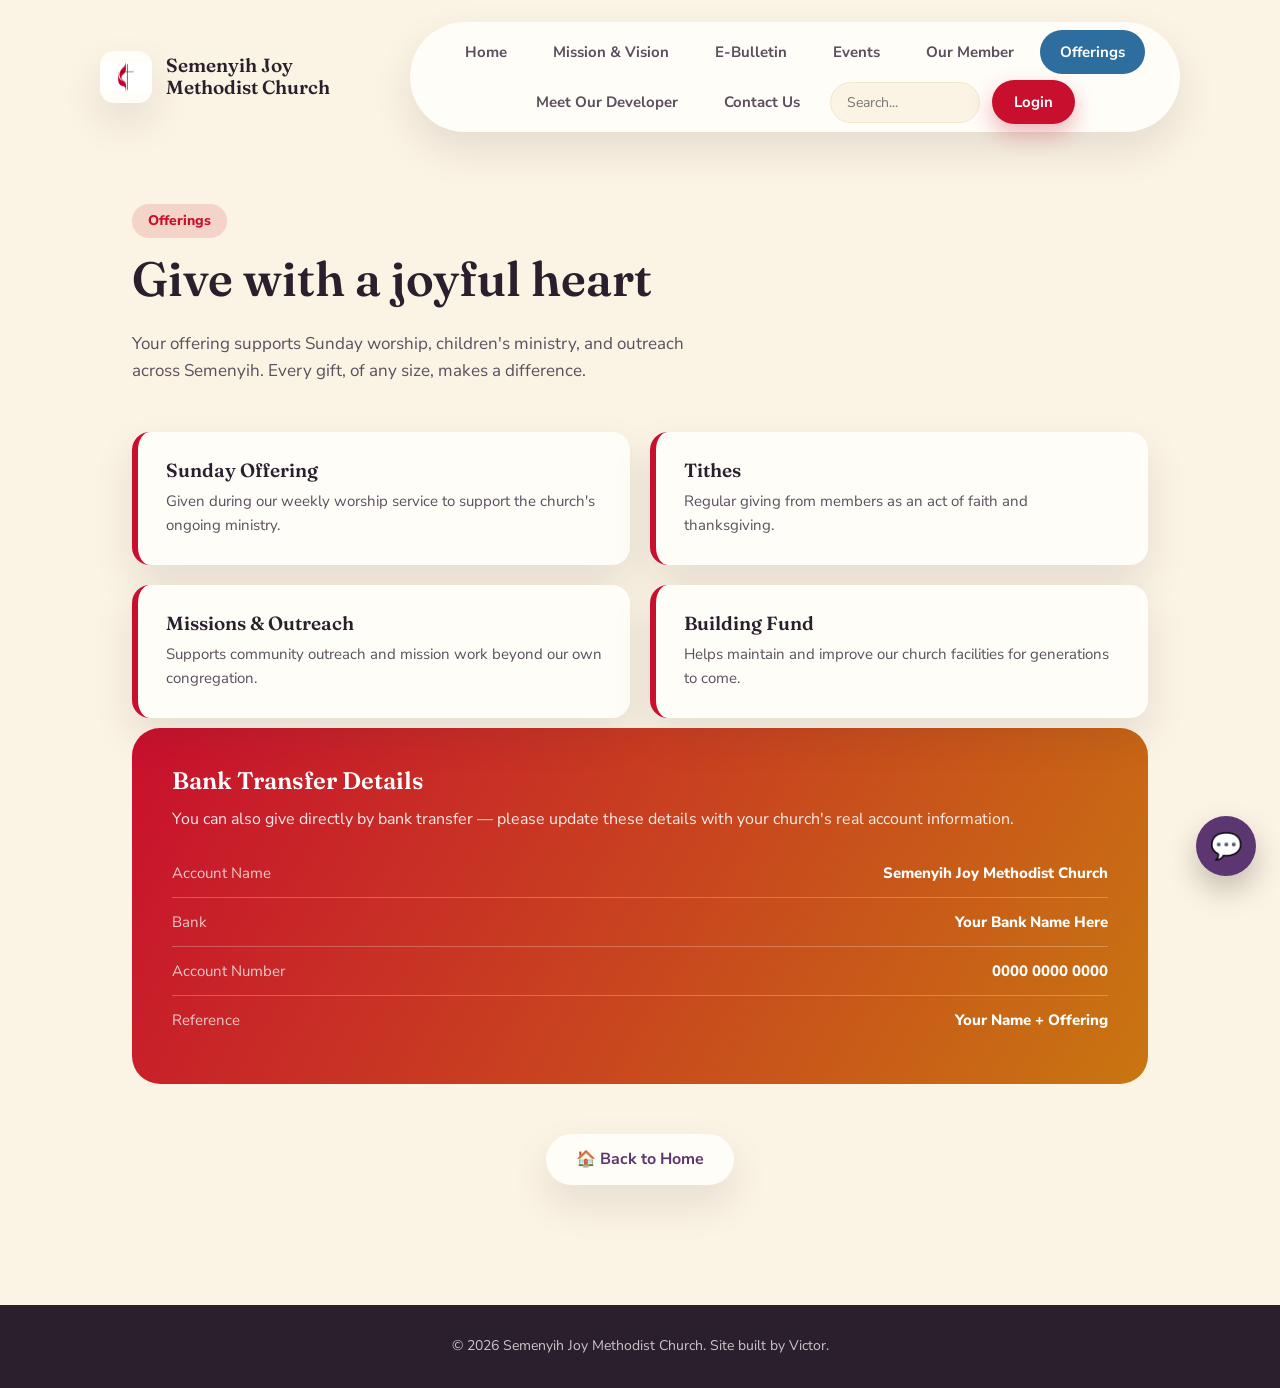
<file: offerings.html>
<!DOCTYPE html>
<html lang="en">
<head>
    <meta charset="UTF-8">
    <meta name="viewport" content="width=device-width, initial-scale=1.0">
    <title>Offerings — Semenyih Joy Methodist Church</title>
    <link rel="stylesheet" href="css/stylesheet.css">
</head>
<body>

<div class="topbar">
<a class="brand" href="index.html">
<img src="images/joyChapelSemenyih.jpg" alt="Church Logo">
<span>Semenyih Joy Methodist Church</span>
</a>
<nav class="sitenav">
<ul>
<li><a href="index.html">Home</a></li>
<li><a href="about-us.html">Mission &amp; Vision</a></li>
<li><a href="bulletin.html">E-Bulletin</a></li>
<li><a href="events.html">Events</a></li>
<li><a href="member.html">Our Member</a></li>
<li><a href="offerings.html" class="active">Offerings</a></li>
<li><a href="developer.html">Meet Our Developer</a></li>
<li><a href="contact.html">Contact Us</a></li>
<li class="search-box"><input id="siteSearch" placeholder="Search..."></li>
<li class="nav-account" id="nav-account-slot"><a href="login.html" class="nav-login-btn">Login</a></li>
</ul>
</nav>
</div>
<script src="js/search.js"></script>
<script src="js/nav-auth.js"></script>
<script src="js/chatbot.js"></script>

<main>
    <header class="page-header crimson">
        <span class="kicker">Offerings</span>
        <h1>Give with a joyful heart</h1>
        <p>Your offering supports Sunday worship, children's ministry, and outreach across Semenyih. Every gift, of any size, makes a difference.</p>
    </header>

    <div class="page-main">
        <div class="offering-grid">
            <div class="offering-card">
                <h3>Sunday Offering</h3>
                <p>Given during our weekly worship service to support the church's ongoing ministry.</p>
            </div>
            <div class="offering-card">
                <h3>Tithes</h3>
                <p>Regular giving from members as an act of faith and thanksgiving.</p>
            </div>
            <div class="offering-card">
                <h3>Missions &amp; Outreach</h3>
                <p>Supports community outreach and mission work beyond our own congregation.</p>
            </div>
            <div class="offering-card">
                <h3>Building Fund</h3>
                <p>Helps maintain and improve our church facilities for generations to come.</p>
            </div>
        </div>

        <div class="giving-panel">
            <h2>Bank Transfer Details</h2>
            <p>You can also give directly by bank transfer &mdash; please update these details with your church's real account information.</p>
            <div class="giving-detail"><span>Account Name</span><span>Semenyih Joy Methodist Church</span></div>
            <div class="giving-detail"><span>Bank</span><span>Your Bank Name Here</span></div>
            <div class="giving-detail"><span>Account Number</span><span>0000 0000 0000</span></div>
            <div class="giving-detail"><span>Reference</span><span>Your Name + Offering</span></div>
        </div>

        <div class="footer-home-btn">
            <a href="index.html">🏠 Back to Home</a>
        </div>
    </div>
</main>

<footer class="site-footer">
    <p>&copy; <span id="year"></span> Semenyih Joy Methodist Church. Site built by Victor.</p>
</footer>
<script>document.getElementById("year").textContent = new Date().getFullYear();</script>

</body>
</html>
</file>
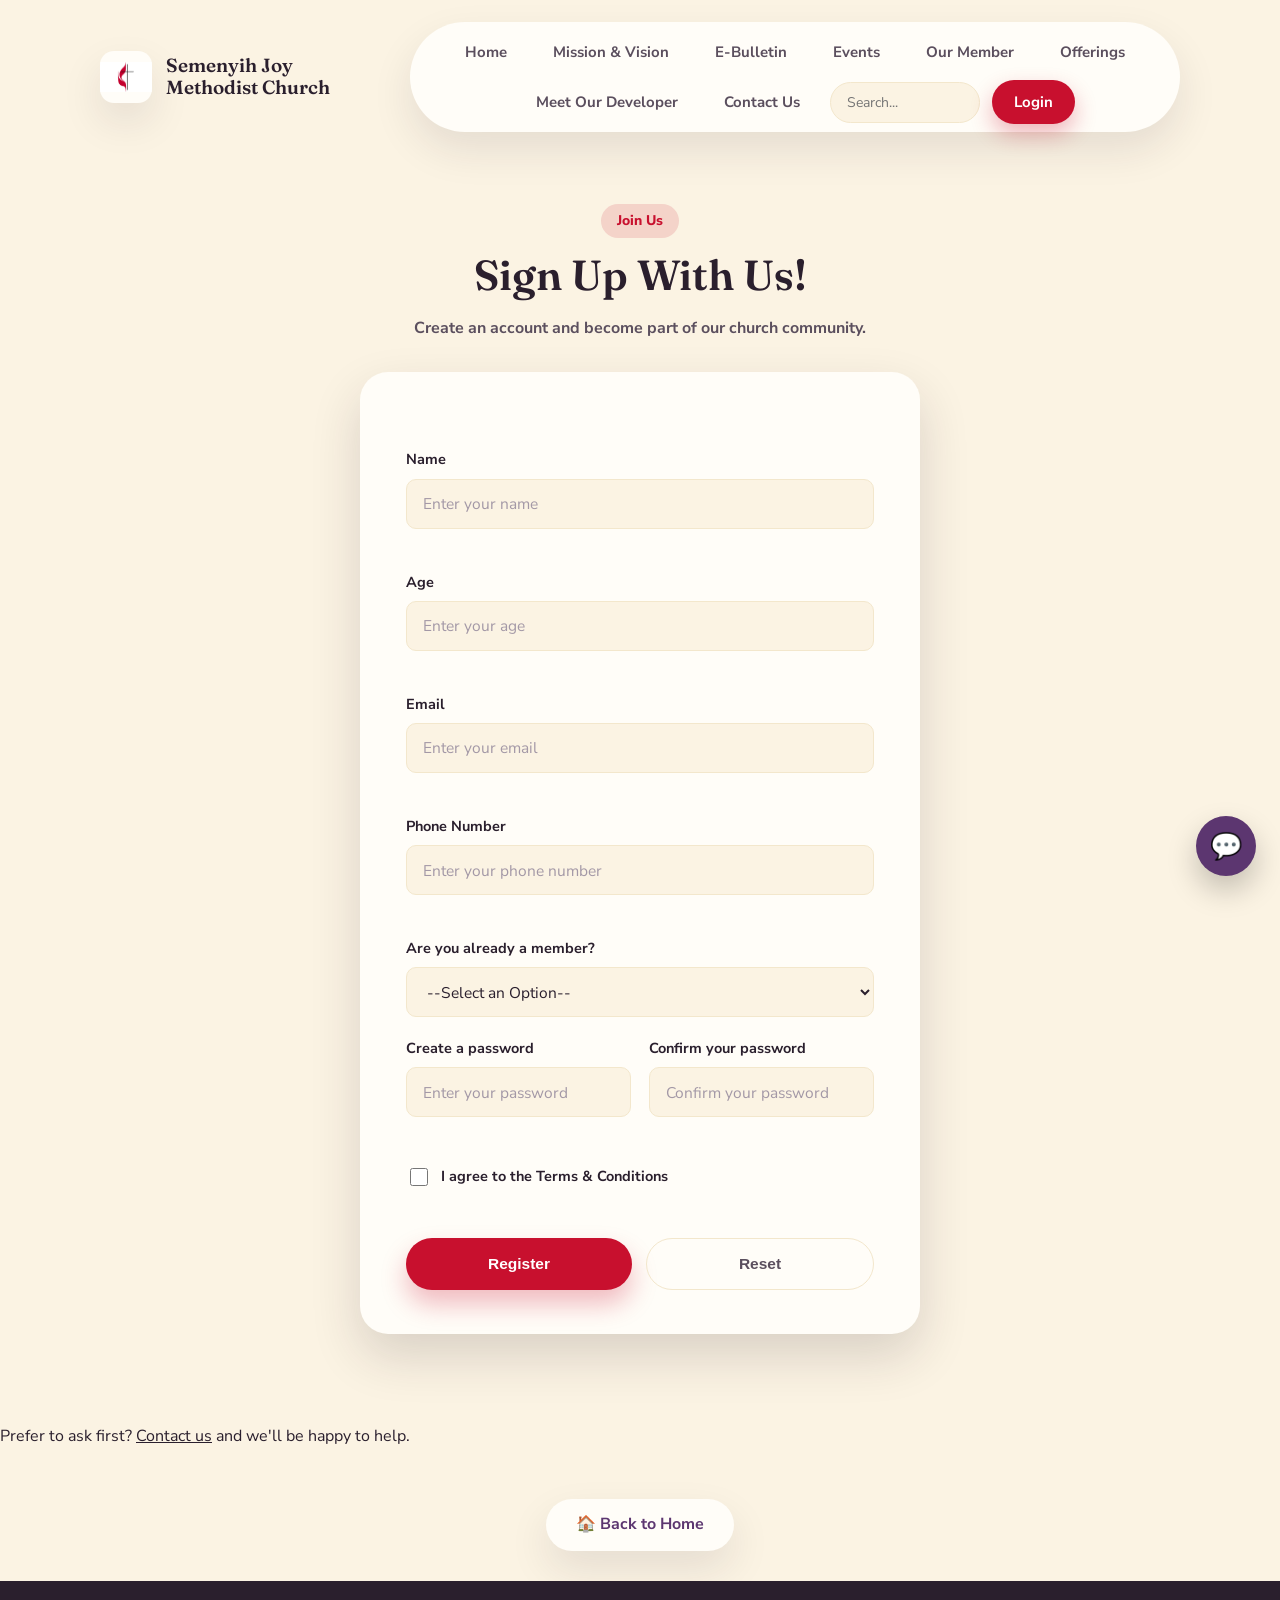
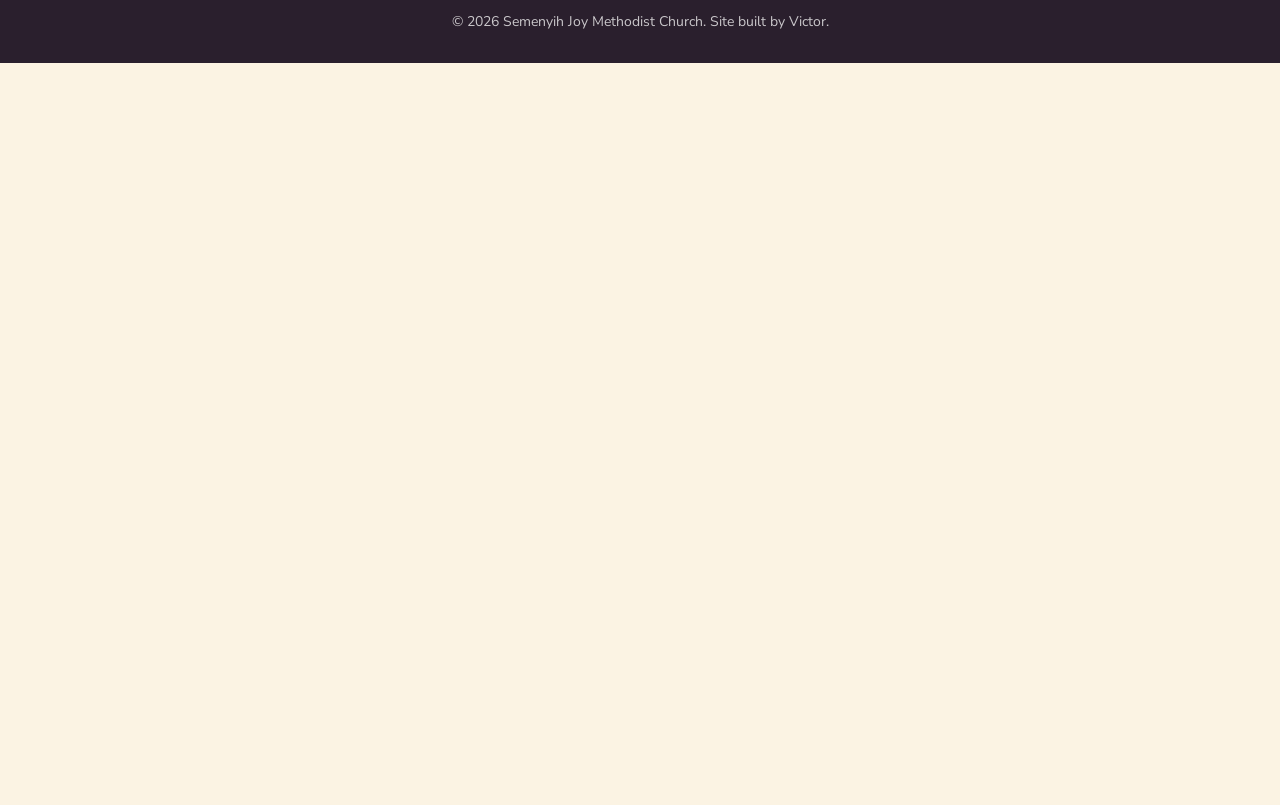
<file: register.html>
<!DOCTYPE html>
<html lang="en">
<head>
<meta charset="UTF-8">
<title>Redirecting to Registration — Semenyih Joy Methodist Church</title>
<meta http-equiv="refresh" content="0; url=registration.html">
<link rel="canonical" href="registration.html">
</head>
<body>
<!-- This page used to be a duplicate registration form. It has been merged
     into registration.html, which is now the site's single registration page. -->
<p>Redirecting to <a href="registration.html">our registration page</a>…</p>
</body>
</html>
</file>
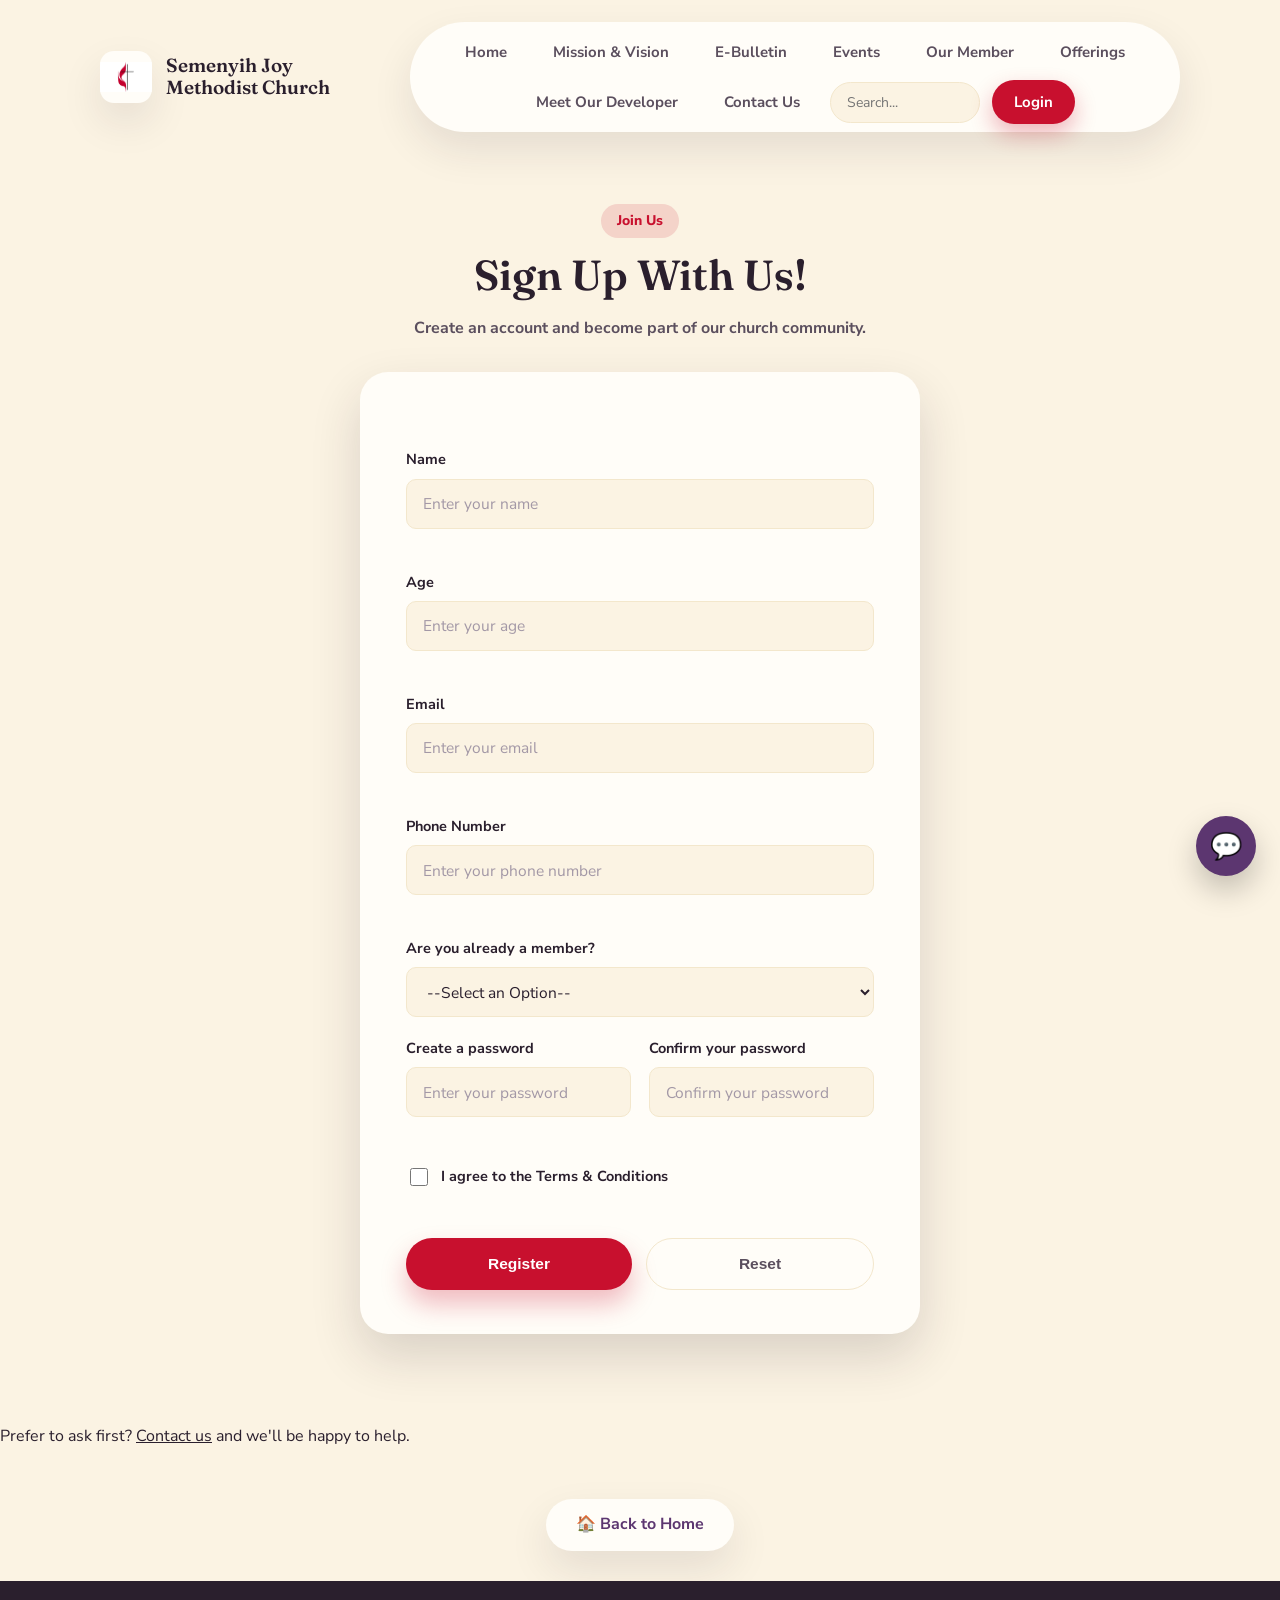
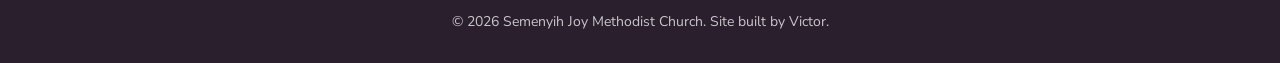
<file: registration.html>
<!DOCTYPE html>
<html lang="en">
<head>
    <meta charset="UTF-8">
    <meta name="viewport" content="width=device-width, initial-scale=1.0">
    <title>Register With Us — Semenyih Joy Methodist Church</title>
    <link rel="stylesheet" href="css/stylesheet.css">
</head>
<body>

<div class="topbar">
<a class="brand" href="index.html">
<img src="images/joyChapelSemenyih.jpg" alt="Church Logo">
<span>Semenyih Joy Methodist Church</span>
</a>
<nav class="sitenav">
<ul>
<li><a href="index.html">Home</a></li>
<li><a href="about-us.html">Mission &amp; Vision</a></li>
<li><a href="bulletin.html">E-Bulletin</a></li>
<li><a href="events.html">Events</a></li>
<li><a href="member.html">Our Member</a></li>
<li><a href="offerings.html">Offerings</a></li>
<li><a href="developer.html">Meet Our Developer</a></li>
<li><a href="contact.html">Contact Us</a></li>
<li class="search-box"><input id="siteSearch" placeholder="Search..."></li>
<li class="nav-account" id="nav-account-slot"><a href="login.html" class="nav-login-btn">Login</a></li>
</ul>
</nav>
</div>
<script src="js/search.js"></script>
<script src="js/nav-auth.js"></script>
<script src="js/chatbot.js"></script>

<main>
    <header class="reg-header">
        <span class="kicker">Join Us</span>
        <h1>Sign Up With Us!</h1>
        <h3>Create an account and become part of our church community.</h3>
    </header>

    <div id="registrationView">
        <form id="registrationForm" class="registrationContainer" novalidate>

            <div class="error-msg" id="form-error" style="margin-bottom:10px;"></div>

            <div class="field">
                <label for="name">Name</label>
                <input type="text" id="name" name="name" placeholder="Enter your name" required>
                <div class="error-msg" id="name-error"></div>
            </div>

            <div class="field">
                <label for="age">Age</label>
                <input type="number" id="age" name="age" placeholder="Enter your age" min="1" max="120" required>
                <div class="error-msg" id="age-error"></div>
            </div>

            <div class="field">
                <label for="email">Email</label>
                <input type="email" id="email" name="email" placeholder="Enter your email" required>
                <div class="error-msg" id="email-error"></div>
            </div>

            <div class="field">
                <label for="phone">Phone Number</label>
                <input type="text" id="phone" name="phone" placeholder="Enter your phone number" required>
                <div class="error-msg" id="phone-error"></div>
            </div>

            <div class="field">
                <label for="member">Are you already a member?</label>
                <select id="member" name="member">
                    <option value="">--Select an Option--</option>
                    <option value="Yes">Yes</option>
                    <option value="No">No</option>
                </select>
            </div>

            <div class="passwordBox">
                <div class="field">
                    <label for="password">Create a password</label>
                    <input type="password" id="password" name="password" placeholder="Enter your password" required>
                    <div class="error-msg" id="password-error"></div>
                </div>

                <div class="field">
                    <label for="confirmPassword">Confirm your password</label>
                    <input type="password" id="confirmPassword" name="confirmPassword" placeholder="Confirm your password" required>
                    <div class="error-msg" id="confirmPassword-error"></div>
                </div>
            </div>

            <div class="checkBox">
                <input type="checkbox" id="terms" name="terms" required>
                <label for="terms">I agree to the Terms &amp; Conditions</label>
            </div>
            <div class="error-msg" id="terms-error"></div>

            <div class="form-actions">
                <button type="submit" id="registerBtn">Register</button>
                <button type="reset" id="resetBtn">Reset</button>
            </div>

        </form>

        <p>
            Prefer to ask first? <a href="contact.html">Contact us</a> and we'll be happy to help.
        </p>
    </div>

    <div id="confirmationView" style="display:none;">
        <div class="confirm-hero">
            <img src="images/greentick.png" alt="Registration successful">
            <h1>You're all set!</h1>
            <h3>Thank you for registering with Semenyih Joy Methodist Church.</h3>
        </div>
        <div class="pre-registrationContent">
            <h2>Registration Summary</h2>
            <div class="receipt-row"><span>Name</span><strong id="summary-name"></strong></div>
            <div class="receipt-row"><span>Email</span><strong id="summary-email"></strong></div>
            <div class="receipt-row"><span>Phone</span><strong id="summary-phone"></strong></div>
            <div class="receipt-row"><span>Existing member?</span><strong id="summary-member"></strong></div>
            <p style="margin-top:20px;">We'll be in touch shortly. In the meantime, feel free to explore our upcoming events.</p>
            <a class="button" href="events.html">See Upcoming Events</a>
        </div>
    </div>

    <div class="footer-home-btn">
        <a href="index.html">🏠 Back to Home</a>
    </div>
</main>

<footer class="site-footer">
    <p>&copy; <span id="year"></span> Semenyih Joy Methodist Church. Site built by Victor.</p>
</footer>

<script src="js/validation.js"></script>
<script>document.getElementById("year").textContent = new Date().getFullYear();</script>

</body>
</html>
</file>
<file: css/stylesheet.css>
/* ==========================================================================
   SEMENYIH JOY METHODIST CHURCH — DESIGN SYSTEM
   Palette pulled straight from the church's own dove-and-cross mark:
   violet, azure, marigold and crimson petals on a warm parchment ground.
   ========================================================================== */

@import url('https://fonts.googleapis.com/css2?family=Fraunces:ital,opsz,wght@0,9..144,400;0,9..144,600;0,9..144,700;1,9..144,500&family=Nunito+Sans:ital,wght@0,400;0,600;0,700;0,800;1,400&display=swap');

:root{
  /* base */
  --cream:      #FBF3E3;
  --cream-deep: #F3E7CC;
  --paper:      #FFFDF8;
  --ink:        #2A1F2D;
  --ink-soft:   #5B4F5E;

  /* petal palette, from the logo */
  --violet:     #7B4B94;   /* Mission & Vision */
  --violet-deep:#5C3670;
  --azure:      #2E6E9E;   /* E-Bulletin */
  --azure-deep: #1F4E73;
  --marigold:   #E8951F;   /* Events */
  --marigold-deep:#C87611;
  --crimson:    #C8102E;   /* Offerings / brand red */
  --crimson-deep:#9C0C23;

  --radius-lg: 28px;
  --radius-md: 18px;
  --radius-sm: 10px;
  --shadow-soft: 0 18px 40px rgba(42,31,45,.10);
  --shadow-lift: 0 22px 50px rgba(42,31,45,.16);

  --font-display: "Fraunces", "Georgia", serif;
  --font-body: "Nunito Sans", "Segoe UI", sans-serif;
}

*{ box-sizing: border-box; }

html{ scroll-behavior: smooth; }

body{
  margin: 0;
  font-family: var(--font-body);
  background: var(--cream);
  color: var(--ink);
  line-height: 1.6;
  -webkit-font-smoothing: antialiased;
}

img{ max-width: 100%; display: block; }

a{ color: inherit; }

h1, h2, h3{
  font-family: var(--font-display);
  font-weight: 600;
  line-height: 1.12;
  margin: 0 0 .5em;
  color: var(--ink);
}

p{ margin: 0 0 1em; }

a:focus-visible,
button:focus-visible,
input:focus-visible,
select:focus-visible,
textarea:focus-visible{
  outline: 3px solid var(--marigold);
  outline-offset: 3px;
}

@media (prefers-reduced-motion: reduce){
  *{ animation-duration: .01ms !important; animation-iteration-count: 1 !important; transition-duration: .01ms !important; scroll-behavior: auto !important; }
}

.wrap{
  max-width: 1080px;
  margin: 0 auto;
  padding: 0 32px;
}

/* ==========================================================================
   TOP BAR / BRAND
   ========================================================================== */

.topbar{
  display: flex;
  align-items: center;
  justify-content: space-between;
  gap: 24px;
  max-width: 1080px;
  margin: 0 auto;
  padding: 26px 32px 10px;
}

.brand{
  display: flex;
  align-items: center;
  gap: 14px;
  text-decoration: none;
}

.brand img{
  width: 42px;
  height: 42px;
  object-fit: contain;
}

.brand span{
  font-family: var(--font-display);
  font-weight: 600;
  font-size: 20px;
  color: var(--ink);
}

.sitenav ul{
  list-style: none;
  display: flex;
  gap: 6px;
  margin: 0;
  padding: 6px;
  background: var(--paper);
  border-radius: 999px;
  box-shadow: var(--shadow-soft);
  flex-wrap: wrap;
}

.sitenav a{
  display: inline-block;
  padding: 10px 20px;
  border-radius: 999px;
  text-decoration: none;
  font-weight: 700;
  font-size: 15px;
  color: var(--ink-soft);
  transition: background .25s ease, color .25s ease;
}

.sitenav li:nth-child(1) a:hover, .sitenav li:nth-child(1) a.active{ background: var(--violet); color: #fff; }
.sitenav li:nth-child(2) a:hover, .sitenav li:nth-child(2) a.active{ background: var(--azure); color: #fff; }
.sitenav li:nth-child(3) a:hover, .sitenav li:nth-child(3) a.active{ background: var(--marigold); color: #fff; }
.sitenav li:nth-child(4) a:hover, .sitenav li:nth-child(4) a.active{ background: var(--crimson); color: #fff; }

@media (max-width: 720px){
  .topbar{ flex-direction: column; align-items: stretch; padding: 20px 20px 6px; }
  .sitenav ul{ justify-content: center; }
}

/* ==========================================================================
   HERO (homepage)
   ========================================================================== */

.hero{
  max-width: 1080px;
  margin: 18px auto 0;
  padding: 0 32px;
  display: grid;
  grid-template-columns: 1.1fr .9fr;
  gap: 48px;
  align-items: center;
}

.hero-copy .eyebrow-mark{
  display: inline-flex;
  align-items: center;
  gap: 10px;
  color: var(--crimson);
  font-weight: 800;
  font-size: 15px;
  margin-bottom: 14px;
}

.hero-copy .eyebrow-mark::before{
  content: "";
  width: 26px;
  height: 3px;
  background: var(--marigold);
  border-radius: 2px;
}

.hero-copy h1{
  font-size: clamp(36px, 5vw, 56px);
  letter-spacing: -.01em;
}

.hero-copy p{
  font-size: 18px;
  color: var(--ink-soft);
  max-width: 46ch;
}

.hero-actions{
  display: flex;
  gap: 14px;
  margin-top: 22px;
  flex-wrap: wrap;
}

.hero-figure{
  position: relative;
  border-radius: var(--radius-lg);
  overflow: hidden;
  box-shadow: var(--shadow-lift);
  aspect-ratio: 4/3;
}

.hero-figure img{
  width: 100%;
  height: 100%;
  object-fit: cover;
}

.hero-figure::after{
  content: "";
  position: absolute;
  inset: 0;
  background: linear-gradient(200deg, rgba(200,16,46,.18), rgba(46,110,158,.05) 55%);
}

@media (max-width: 860px){
  .hero{ grid-template-columns: 1fr; padding: 0 20px; }
}

/* ==========================================================================
   BUTTONS
   ========================================================================== */

.btn{
  display: inline-block;
  padding: 14px 30px;
  border-radius: 999px;
  font-weight: 800;
  font-size: 16px;
  text-decoration: none;
  border: none;
  cursor: pointer;
  transition: transform .25s ease, box-shadow .25s ease, background .25s ease;
}

.btn-primary{
  background: var(--crimson);
  color: #fff;
  box-shadow: 0 16px 30px rgba(200,16,46,.30);
}
.btn-primary:hover{ background: var(--crimson-deep); transform: translateY(-3px); }

.btn-ghost{
  background: transparent;
  color: var(--ink);
  border: 2px solid var(--ink);
}
.btn-ghost:hover{ background: var(--ink); color: var(--cream); }

/* ==========================================================================
   INTRO / MISSION STRIP (homepage)
   ========================================================================== */

.intro-strip{
  max-width: 1080px;
  margin: 70px auto;
  padding: 0 32px;
  display: grid;
  grid-template-columns: repeat(3, 1fr);
  gap: 26px;
}

.intro-card{
  background: var(--paper);
  border-radius: var(--radius-md);
  padding: 30px 28px;
  box-shadow: var(--shadow-soft);
  border-top: 6px solid var(--accent, var(--violet));
}

.intro-card:nth-child(1){ --accent: var(--violet); }
.intro-card:nth-child(2){ --accent: var(--azure); }
.intro-card:nth-child(3){ --accent: var(--marigold); }

.intro-card h3{ font-size: 20px; margin-bottom: 8px; }
.intro-card p{ color: var(--ink-soft); font-size: 15.5px; margin-bottom: 0; }

@media (max-width: 860px){
  .intro-strip{ grid-template-columns: 1fr; padding: 0 20px; }
}

/* ==========================================================================
   REGISTER CTA BAND (homepage)
   ========================================================================== */

.cta-band{
  max-width: 1080px;
  margin: 0 auto 80px;
  padding: 54px 48px;
  background: linear-gradient(120deg, var(--violet), var(--azure));
  border-radius: var(--radius-lg);
  color: #fff;
  display: flex;
  align-items: center;
  justify-content: space-between;
  gap: 30px;
  flex-wrap: wrap;
}

.cta-band h3{
  color: #fff;
  font-size: 28px;
  margin-bottom: 6px;
}

.cta-band p{ color: rgba(255,255,255,.85); margin: 0; }

.cta-band .btn-primary{
  background: #fff;
  color: var(--violet-deep);
  box-shadow: 0 16px 30px rgba(0,0,0,.18);
  flex-shrink: 0;
}
.cta-band .btn-primary:hover{ background: var(--cream); }

@media (max-width: 720px){
  .cta-band{ margin-left: 20px; margin-right: 20px; padding: 38px 28px; }
}

/* ==========================================================================
   GENERIC PAGE HEADER (inner pages)
   ========================================================================== */

.page-header{
  max-width: 1080px;
  margin: 10px auto 0;
  padding: 40px 32px 10px;
}

.headerContent{
    display: flex;
    align-items: center;
    gap: 20px;
    margin: 10px;
}

.churchLogo{
    width: 80px;
    height: 80px;
    object-fit: contain;
}

.page-header .kicker{
  display: inline-block;
  padding: 6px 16px;
  border-radius: 999px;
  background: color-mix(in srgb, var(--accent, var(--violet)) 14%, transparent);
  color: var(--accent, var(--violet));
  font-weight: 800;
  font-size: 14px;
  margin-bottom: 14px;
}

.page-header h1{
  font-size: clamp(32px, 4.4vw, 48px);
}

.page-header p{
  color: var(--ink-soft);
  font-size: 17px;
  max-width: 60ch;
}

.page-header.violet   { --accent: var(--violet); }
.page-header.azure    { --accent: var(--azure); }
.page-header.marigold { --accent: var(--marigold); }
.page-header.crimson  { --accent: var(--crimson); }

/* ==========================================================================
   CONTENT SECTIONS (shared across inner pages)
   ========================================================================== */

.page-main{
  max-width: 1080px;
  margin: 0 auto;
  padding: 20px 32px 90px;
}

.content-block{
  background: var(--paper);
  border-radius: var(--radius-md);
  padding: 36px 40px;
  box-shadow: var(--shadow-soft);
  margin-bottom: 26px;
}

.content-block h2{
  font-size: 24px;
  margin-bottom: 14px;
}

.content-block ul{
  margin: 0;
  padding-left: 20px;
}

.content-block li{
  margin-bottom: 8px;
  color: var(--ink-soft);
}

.two-col{
  display: grid;
  grid-template-columns: 1fr 1fr;
  gap: 26px;
}

@media (max-width: 780px){
  .page-header{ padding: 30px 20px 6px; }
  .page-main{ padding: 10px 20px 70px; }
  .content-block{ padding: 28px 24px; }
  .two-col{ grid-template-columns: 1fr; }
}

.value-grid{
  display: grid;
  grid-template-columns: repeat(3, 1fr);
  gap: 20px;
}
.value-card{
  background: var(--cream-deep);
  border-radius: var(--radius-sm);
  padding: 22px 22px 20px;
}
.value-card h3{ font-size: 17px; margin-bottom: 6px; color: var(--violet-deep); }
.value-card p{ font-size: 14.5px; color: var(--ink-soft); margin: 0; }

@media (max-width: 780px){ .value-grid{ grid-template-columns: 1fr; } }

.bulletin-item{
  display: grid;
  grid-template-columns: 120px 1fr;
  gap: 22px;
  padding: 20px 0;
  border-bottom: 1px solid var(--cream-deep);
}
.bulletin-item:last-child{ border-bottom: none; padding-bottom: 0; }
.bulletin-item .b-date{
  font-weight: 800;
  color: var(--azure);
  font-size: 15px;
}
.bulletin-item h3{ font-size: 18px; margin-bottom: 4px; }
.bulletin-item p{ color: var(--ink-soft); margin: 0; font-size: 15px; }

@media (max-width: 560px){
  .bulletin-item{ grid-template-columns: 1fr; gap: 4px; }
}

.event-card{
  display: flex;
  gap: 22px;
  align-items: flex-start;
  padding: 22px 0;
  border-bottom: 1px solid var(--cream-deep);
}
.event-card:last-child{ border-bottom: none; }

.event-date{
  flex-shrink: 0;
  width: 74px;
  height: 74px;
  border-radius: var(--radius-sm);
  background: var(--marigold);
  color: #fff;
  display: flex;
  flex-direction: column;
  align-items: center;
  justify-content: center;
  font-weight: 800;
  line-height: 1.1;
}
.event-date .d-num{ font-size: 24px; font-family: var(--font-display); }
.event-date .d-mon{ font-size: 12px; letter-spacing: .04em; }

.event-body h3{ font-size: 18px; margin-bottom: 4px; }
.event-body p{ color: var(--ink-soft); margin: 0 0 4px; font-size: 15px; }
.event-body .e-time{ font-weight: 700; color: var(--marigold-deep); font-size: 14px; }

.offering-grid{
  display: grid;
  grid-template-columns: repeat(2, 1fr);
  gap: 20px;
}
.offering-card{
  border-radius: var(--radius-md);
  padding: 28px;
  background: var(--paper);
  box-shadow: var(--shadow-soft);
  border-left: 6px solid var(--crimson);
}
.offering-card h3{ font-size: 19px; margin-bottom: 8px; }
.offering-card p{ color: var(--ink-soft); font-size: 15px; margin-bottom: 0; }

.giving-panel{
  background: linear-gradient(120deg, var(--crimson), var(--marigold-deep));
  color: #fff;
  border-radius: var(--radius-lg);
  padding: 40px;
  margin-top: 10px;
}
.giving-panel h2{ color: #fff; }
.giving-panel p{ color: rgba(255,255,255,.9); }
.giving-detail{
  display: flex;
  justify-content: space-between;
  padding: 12px 0;
  border-bottom: 1px solid rgba(255,255,255,.25);
  font-size: 15px;
}
.giving-detail:last-child{ border-bottom: none; }
.giving-detail span:first-child{ color: rgba(255,255,255,.75); }
.giving-detail span:last-child{ font-weight: 800; }

@media (max-width: 640px){
  .offering-grid{ grid-template-columns: 1fr; }
  .giving-panel{ padding: 28px 24px; }
}

/* ==========================================================================
   FOOTER
   ========================================================================== */

footer.site-footer{
  background: var(--ink);
  color: rgba(255,255,255,.75);
  padding: 30px 32px;
  text-align: center;
  font-size: 14px;
}

footer.site-footer p{ margin: 0; }

/* ==========================================================================
   REGISTRATION FORM
   ========================================================================== */

.reg-header{
  max-width: 700px;
  margin: 0 auto;
  padding: 50px 32px 0;
  text-align: center;
}
.reg-header .kicker{
  display: inline-block;
  padding: 6px 16px;
  border-radius: 999px;
  background: color-mix(in srgb, var(--crimson) 14%, transparent);
  color: var(--crimson);
  font-weight: 800;
  font-size: 14px;
  margin-bottom: 14px;
}
.reg-header h1{ font-size: clamp(30px, 4vw, 42px); }
.reg-header h3{ font-family: var(--font-body); font-weight: 700; color: var(--ink-soft); font-size: 16px; }

.registrationContainer{
  width: 560px;
  max-width: 90%;
  margin: 34px auto 90px;
  padding: 44px 46px;
  background: var(--paper);
  border-radius: var(--radius-lg);
  box-shadow: var(--shadow-lift);
}

.field{ margin-bottom: 20px; }

#registrationForm label{
  display: block;
  color: var(--ink);
  font-weight: 700;
  font-size: 14.5px;
  margin-bottom: 7px;
}

#registrationForm input:not([type="checkbox"]),
#registrationForm select{
  width: 100%;
  height: 50px;
  padding: 0 16px;
  border-radius: var(--radius-sm);
  border: 1.5px solid var(--cream-deep);
  background: var(--cream);
  font-size: 15.5px;
  font-family: var(--font-body);
  color: var(--ink);
  transition: border-color .2s ease, box-shadow .2s ease;
}

#registrationForm input::placeholder{ color: #A398A6; }

#registrationForm input:focus,
#registrationForm select:focus{
  outline: none;
  border-color: var(--violet);
  box-shadow: 0 0 0 4px color-mix(in srgb, var(--violet) 18%, transparent);
  background: var(--paper);
}

#registrationForm input.field-error,
#registrationForm select.field-error{
  border-color: var(--crimson);
}

.error-msg{
  color: var(--crimson-deep);
  font-size: 13.5px;
  font-weight: 700;
  margin-top: 6px;
  min-height: 16px;
}

.passwordBox{
  display: grid;
  grid-template-columns: 1fr 1fr;
  gap: 18px;
}

@media (max-width: 560px){
  .passwordBox{ grid-template-columns: 1fr; }
}

.checkBox{
  display: flex;
  align-items: flex-start;
  gap: 10px;
  margin: 6px 0 26px;
  font-size: 14.5px;
  color: var(--ink-soft);
}

.checkBox input{ margin-top: 3px; width: 18px; height: 18px; accent-color: var(--violet); }

.checkBox a{ color: var(--violet); font-weight: 700; text-decoration: none; }
.checkBox a:hover{ text-decoration: underline; }

.form-actions{
  display: flex;
  gap: 14px;
}

#registerBtn,
#resetBtn{
  flex: 1;
  height: 52px;
  border: none;
  border-radius: 999px;
  color: #fff;
  font-weight: 800;
  font-size: 15.5px;
  cursor: pointer;
  transition: transform .2s ease, box-shadow .2s ease, background .2s ease;
}

#registerBtn{ background: var(--crimson); box-shadow: 0 14px 26px rgba(200,16,46,.28); }
#registerBtn:hover{ background: var(--crimson-deep); transform: translateY(-3px); }

#resetBtn{ background: transparent; color: var(--ink-soft); border: 1.5px solid var(--cream-deep); box-shadow: none; }
#resetBtn:hover{ background: var(--cream); }

.registrationContainer > p{
  text-align: center;
  margin: 28px 0 0;
  color: var(--ink-soft);
  font-size: 15px;
}
.registrationContainer > p a{
  color: var(--violet);
  font-weight: 800;
  text-decoration: none;
}
.registrationContainer > p a:hover{ text-decoration: underline; }

/* ==========================================================================
   REGISTRATION SUCCESS PAGE
   ========================================================================== */

.pre-registrationContent{
  max-width: 640px;
  margin: -60px auto 90px;
  padding: 40px 44px;
  background: var(--paper);
  border-radius: var(--radius-lg);
  box-shadow: var(--shadow-lift);
  position: relative;
  z-index: 2;
}

.pre-registrationContent h2{ font-size: 22px; color: var(--violet-deep); }

.pre-registrationContent p{ color: var(--ink-soft); }

.receipt-row{
  display: flex;
  justify-content: space-between;
  padding: 13px 0;
  border-bottom: 1px solid var(--cream-deep);
  font-size: 15px;
}
.receipt-row:last-of-type{ border-bottom: none; }
.receipt-row strong{ color: var(--ink); }

.confirm-hero{
  background: linear-gradient(160deg, var(--violet), var(--azure));
  padding: 60px 32px 110px;
  text-align: center;
  color: #fff;
}
.confirm-hero h1{ color: #fff; font-size: clamp(28px, 4vw, 38px); }
.confirm-hero h3{ font-family: var(--font-body); color: rgba(255,255,255,.85); font-weight: 700; }
.confirm-hero img{ width: 84px; height: 84px; margin: 0 auto 18px; object-fit: contain; filter: drop-shadow(0 8px 18px rgba(0,0,0,.25)); }

.button{
  display: inline-block;
  margin-top: 26px;
  padding: 14px 32px;
  border-radius: 999px;
  background: var(--crimson);
  color: #fff;
  text-decoration: none;
  font-weight: 800;
  box-shadow: 0 14px 26px rgba(200,16,46,.28);
  transition: transform .2s ease, background .2s ease;
}
.button:hover{ background: var(--crimson-deep); transform: translateY(-3px); }


/* AJAX SpeedrunTest image gallery */
.ajax-gallery {
    display: grid;
    grid-template-columns: repeat(auto-fit, minmax(180px, 1fr));
    gap: 20px;
    margin: 30px 0;
}
.ajax-image-card {
    background: var(--paper);
    padding: 12px;
    border-radius: 14px;
    box-shadow: 0 8px 20px rgba(0,0,0,.08);
}
.ajax-image-card img {
    width: 100%;
    height: 160px;
    object-fit: cover;
    border-radius: 10px;
}


/* ==========================================================================
   HEADER SEARCH
   ========================================================================== */

.search-box{ margin-left: 4px; }

.search-box input{
  width: 150px;
  padding: 10px 16px;
  border-radius: 999px;
  border: 1px solid var(--cream-deep);
  background: var(--cream);
  outline: none;
  font-family: var(--font-body);
  font-size: 14px;
  transition: width .25s ease, border-color .25s ease;
}

.search-box input:focus{
  width: 200px;
  border-color: var(--violet);
}

@media (max-width: 900px){
  .search-box input{ width: 100%; }
}

/* ==========================================================================
   TOP BAR — final, single source of truth (no more conflicting overrides)
   ========================================================================== */

.topbar{
  width: min(1180px, 92%);
  margin: 22px auto;
  display: flex;
  align-items: center;
  justify-content: space-between;
  gap: 24px;
  padding: 0;
}

.brand{
  display: flex;
  align-items: center;
  gap: 14px;
  flex-shrink: 0;
  text-decoration: none;
}

.brand img{
  width: 52px;
  height: 52px;
  border-radius: 14px;
  object-fit: contain;
  background: var(--paper);
  box-shadow: var(--shadow-soft);
}

.brand span{
  font-family: var(--font-display);
  font-weight: 600;
  font-size: 19px;
  line-height: 1.15;
  color: var(--ink);
  max-width: 220px;
}

.sitenav{ flex: 1; display: flex; justify-content: flex-end; }

.sitenav ul{
  display: flex;
  flex-wrap: wrap;
  align-items: center;
  justify-content: center;
  gap: 6px;
  margin: 0;
  padding: 8px;
  background: var(--paper);
  border-radius: 999px;
  box-shadow: var(--shadow-soft);
}

.sitenav li:nth-child(5) a:hover, .sitenav li:nth-child(5) a.active{ background: var(--violet); color: #fff; }
.sitenav li:nth-child(6) a:hover, .sitenav li:nth-child(6) a.active{ background: var(--azure); color: #fff; }
.sitenav li:nth-child(7) a:hover, .sitenav li:nth-child(7) a.active{ background: var(--marigold); color: #fff; }
.sitenav li:nth-child(8) a:hover, .sitenav li:nth-child(8) a.active{ background: var(--crimson); color: #fff; }

@media (max-width: 980px){
  .topbar{ flex-direction: column; align-items: stretch; }
  .sitenav{ justify-content: center; }
  .sitenav ul{ justify-content: center; }
  .brand{ justify-content: center; }
}

/* ==========================================================================
   STICKY FOOTER LAYOUT + "BACK TO HOME" PILL (defined once, used everywhere)
   ========================================================================== */

html, body{ min-height: 100%; }

body{ display: flex; flex-direction: column; }

main, .page-main{ flex: 1 0 auto; }

.site-footer{ margin-top: auto; flex-shrink: 0; }

.footer-home-btn{
  width: 100%;
  text-align: center;
  margin: 50px 0 30px;
}

.footer-home-btn a{
  display: inline-block;
  padding: 13px 30px;
  border-radius: 999px;
  background: var(--paper);
  text-decoration: none;
  color: var(--violet-deep);
  box-shadow: var(--shadow-soft);
  font-weight: 700;
  transition: transform .2s ease, box-shadow .2s ease;
}

.footer-home-btn a:hover{ transform: translateY(-2px); box-shadow: var(--shadow-lift); }

/* ==========================================================================
   CONTACT PAGE
   ========================================================================== */

.contact-container{
  width: min(1100px, 92%);
  margin: 50px auto;
  background: var(--paper);
  padding: 44px;
  border-radius: var(--radius-lg);
  box-shadow: var(--shadow-lift);
}

.contact-grid{
  display: grid;
  grid-template-columns: 1fr 1fr;
  gap: 36px;
  align-items: start;
}

.contact-form label{
  display: block;
  font-weight: 700;
  font-size: 14.5px;
  margin: 0 0 7px;
}

.contact-form input,
.contact-form textarea{
  width: 100%;
  padding: 14px 16px;
  margin-bottom: 16px;
  border: 1.5px solid var(--cream-deep);
  border-radius: var(--radius-sm);
  background: var(--cream);
  font-family: var(--font-body);
  font-size: 15px;
  color: var(--ink);
}

.contact-form input:focus,
.contact-form textarea:focus{
  outline: none;
  border-color: var(--violet);
  box-shadow: 0 0 0 4px color-mix(in srgb, var(--violet) 18%, transparent);
  background: var(--paper);
}

.contact-form button{
  padding: 14px 30px;
  border: 0;
  border-radius: 999px;
  background: var(--crimson);
  color: #fff;
  font-weight: 800;
  cursor: pointer;
  box-shadow: 0 14px 26px rgba(200,16,46,.28);
  transition: transform .2s ease, background .2s ease;
}
.contact-form button:hover{ background: var(--crimson-deep); transform: translateY(-3px); }

.contact-map{
  width: 100%;
  height: 320px;
  border: 0;
  border-radius: var(--radius-md);
  box-shadow: var(--shadow-soft);
}

.success-message{
  display: none;
  background: #E3F3E6;
  color: #205C2C;
  padding: 15px 18px;
  border-radius: var(--radius-sm);
  margin-bottom: 22px;
  font-weight: 700;
}

@media (max-width: 800px){
  .contact-grid{ grid-template-columns: 1fr; }
}

/* ==========================================================================
   SIMPLE FORM PAGE (kept for anything using .register-wrapper directly)
   ========================================================================== */

.register-wrapper{
  width: min(900px, 92%);
  margin: 50px auto;
  text-align: center;
}
.register-wrapper h1{ text-align: center; }

/* ==========================================================================
   ACCOUNT / LOGIN BUTTON (right-hand side of nav, always visible)
   ========================================================================== */

.sitenav ul li.nav-account{
  margin-left: 6px;
}

.nav-login-btn{
  display: inline-flex !important;
  align-items: center;
  gap: 6px;
  padding: 10px 22px !important;
  border-radius: 999px;
  background: var(--crimson) !important;
  color: #fff !important;
  font-weight: 800;
  box-shadow: 0 10px 22px rgba(200,16,46,.30);
  transition: background .2s ease, transform .2s ease;
}
.nav-login-btn:hover{
  background: var(--crimson-deep) !important;
  color: #fff !important;
  transform: translateY(-2px);
}

.nav-account-info{
  display: flex;
  align-items: center;
  gap: 10px;
  padding: 4px 6px 4px 16px;
}

.nav-account-info span{
  font-weight: 700;
  font-size: 14.5px;
  color: var(--ink);
  white-space: nowrap;
}

.nav-logout-btn{
  padding: 9px 18px;
  border-radius: 999px;
  border: 1.5px solid var(--ink-soft);
  background: transparent;
  color: var(--ink-soft);
  font-weight: 700;
  font-size: 14px;
  cursor: pointer;
  font-family: var(--font-body);
  white-space: nowrap;
}
.nav-logout-btn:hover{ background: var(--ink); color: #fff; border-color: var(--ink); }

@media (max-width: 980px){
  .nav-account-info{ padding: 10px 6px; }
}

/* ==========================================================================
   LOGIN PAGE
   ========================================================================== */

.login-wrapper{
  width: min(500px, 92%);
  margin: 60px auto 90px;
  text-align: center;
}
.login-wrapper h1{ text-align: center; }

.login-card{
  background: var(--paper);
  padding: 40px 44px;
  border-radius: var(--radius-lg);
  box-shadow: var(--shadow-lift);
  margin: 30px auto 0;
  text-align: left;
}

.login-card .field{ margin-bottom: 18px; }

.login-card label{
  display: block;
  font-weight: 700;
  font-size: 14.5px;
  margin-bottom: 7px;
}

.login-card input{
  width: 100%;
  height: 50px;
  padding: 0 16px;
  border-radius: var(--radius-sm);
  border: 1.5px solid var(--cream-deep);
  background: var(--cream);
  font-size: 15.5px;
  font-family: var(--font-body);
  color: var(--ink);
}

.login-card input:focus{
  outline: none;
  border-color: var(--violet);
  box-shadow: 0 0 0 4px color-mix(in srgb, var(--violet) 18%, transparent);
  background: var(--paper);
}

.login-card button[type="submit"]{
  width: 100%;
  height: 52px;
  border: none;
  border-radius: 999px;
  background: var(--crimson);
  color: #fff;
  font-weight: 800;
  font-size: 15.5px;
  cursor: pointer;
  margin-top: 6px;
  box-shadow: 0 14px 26px rgba(200,16,46,.28);
  transition: background .2s ease, transform .2s ease;
}
.login-card button[type="submit"]:hover{ background: var(--crimson-deep); transform: translateY(-3px); }

.login-card > p{
  text-align: center;
  margin: 20px 0 0;
  color: var(--ink-soft);
  font-size: 15px;
}
.login-card > p a{ color: var(--violet); font-weight: 800; text-decoration: none; }
.login-card > p a:hover{ text-decoration: underline; }

/* ==========================================================================
   AI CHATBOX (floating widget, injected by js/chatbot.js on every page)
   ========================================================================== */

.chatbot-toggle{
  position: fixed;
  right: 24px;
  bottom: 24px;
  width: 60px;
  height: 60px;
  border-radius: 50%;
  border: none;
  background: var(--violet-deep);
  color: #fff;
  font-size: 26px;
  display: flex;
  align-items: center;
  justify-content: center;
  cursor: pointer;
  box-shadow: 0 14px 30px rgba(0,0,0,.22);
  z-index: 9998;
  transition: transform .2s ease, background .2s ease;
}
.chatbot-toggle:hover{ background: var(--violet); transform: translateY(-3px); }

.chatbot-window{
  position: fixed;
  right: 24px;
  bottom: 96px;
  width: 340px;
  max-width: calc(100vw - 32px);
  height: 460px;
  max-height: calc(100vh - 140px);
  background: var(--paper);
  border-radius: var(--radius-lg);
  box-shadow: var(--shadow-lift);
  display: none;
  flex-direction: column;
  overflow: hidden;
  z-index: 9999;
}
.chatbot-window.open{ display: flex; }

.chatbot-header{
  background: var(--violet-deep);
  color: #fff;
  padding: 14px 16px;
  display: flex;
  align-items: center;
  justify-content: space-between;
  flex-shrink: 0;
}
.chatbot-header-title{ display: flex; align-items: center; gap: 10px; }
.chatbot-status-dot{
  width: 9px; height: 9px; border-radius: 50%;
  background: #4ADE80;
  box-shadow: 0 0 0 3px rgba(74,222,128,.28);
  flex-shrink: 0;
}
.chatbot-header strong{ font-family: var(--font-display); font-size: 15.5px; display: block; }
.chatbot-subtitle{ font-size: 11.5px; opacity: .8; margin-top: 1px; }
.chatbot-header button{
  background: none; border: none; color: #fff; font-size: 20px; cursor: pointer;
  line-height: 1; opacity: .85;
}
.chatbot-header button:hover{ opacity: 1; }

.chatbot-messages{
  flex: 1;
  overflow-y: auto;
  padding: 16px;
  display: flex;
  flex-direction: column;
  gap: 10px;
  background: var(--cream);
}

.chat-msg{
  max-width: 82%;
  padding: 10px 14px;
  border-radius: 14px;
  font-size: 14px;
  line-height: 1.45;
}
.chat-msg.user{
  align-self: flex-end;
  background: var(--violet);
  color: #fff;
  border-bottom-right-radius: 4px;
}
.chat-msg.assistant{
  align-self: flex-start;
  background: var(--paper);
  color: var(--ink);
  box-shadow: var(--shadow-soft);
  border-bottom-left-radius: 4px;
}
.chat-msg.error{
  align-self: center;
  background: #FBE4E7;
  color: #8A1F2B;
  font-size: 13px;
  text-align: center;
}

.chat-msg a.chat-link{
  display: inline-block;
  margin-top: 4px;
  color: inherit;
  text-decoration: underline;
  font-weight: 700;
}
.chat-msg.user a.chat-link{ color: #fff; }

.chat-msg.typing{
  display: flex;
  align-items: center;
  gap: 4px;
  padding: 13px 16px;
}
.typing-dot{
  width: 6px; height: 6px; border-radius: 50%;
  background: var(--ink-soft);
  opacity: .5;
  animation: chatbot-typing-bounce 1.2s infinite ease-in-out;
}
.typing-dot:nth-child(2){ animation-delay: .15s; }
.typing-dot:nth-child(3){ animation-delay: .3s; }
@keyframes chatbot-typing-bounce{
  0%, 60%, 100%{ transform: translateY(0); opacity: .5; }
  30%{ transform: translateY(-4px); opacity: 1; }
}

.chatbot-quick-replies{
  display: flex;
  flex-wrap: wrap;
  gap: 6px;
  padding: 0 14px 10px;
  background: var(--cream);
  flex-shrink: 0;
}
.chatbot-quick-replies:empty{ padding: 0; }
.chatbot-chip{
  padding: 7px 13px;
  border-radius: 999px;
  border: 1.5px solid var(--violet);
  background: var(--paper);
  color: var(--violet-deep);
  font-size: 12.5px;
  font-weight: 700;
  cursor: pointer;
  font-family: var(--font-body);
  transition: background .15s ease, color .15s ease;
}
.chatbot-chip:hover{ background: var(--violet); color: #fff; }

.chatbot-form{
  display: flex;
  gap: 8px;
  padding: 12px;
  border-top: 1px solid var(--cream-deep);
  flex-shrink: 0;
  background: var(--paper);
}
.chatbot-form input{
  flex: 1;
  padding: 10px 14px;
  border-radius: 999px;
  border: 1.5px solid var(--cream-deep);
  background: var(--cream);
  font-family: var(--font-body);
  font-size: 14px;
  outline: none;
}
.chatbot-form input:focus{ border-color: var(--violet); }
.chatbot-form button{
  width: 40px; height: 40px; border-radius: 50%; border: none;
  background: var(--crimson); color: #fff; font-size: 16px; cursor: pointer;
  flex-shrink: 0;
}
.chatbot-form button:disabled{ opacity: .6; cursor: default; }

@media (max-width: 480px){
  .chatbot-window{ right: 16px; left: 16px; width: auto; bottom: 90px; }
  .chatbot-toggle{ right: 16px; bottom: 16px; }
}
</file>
